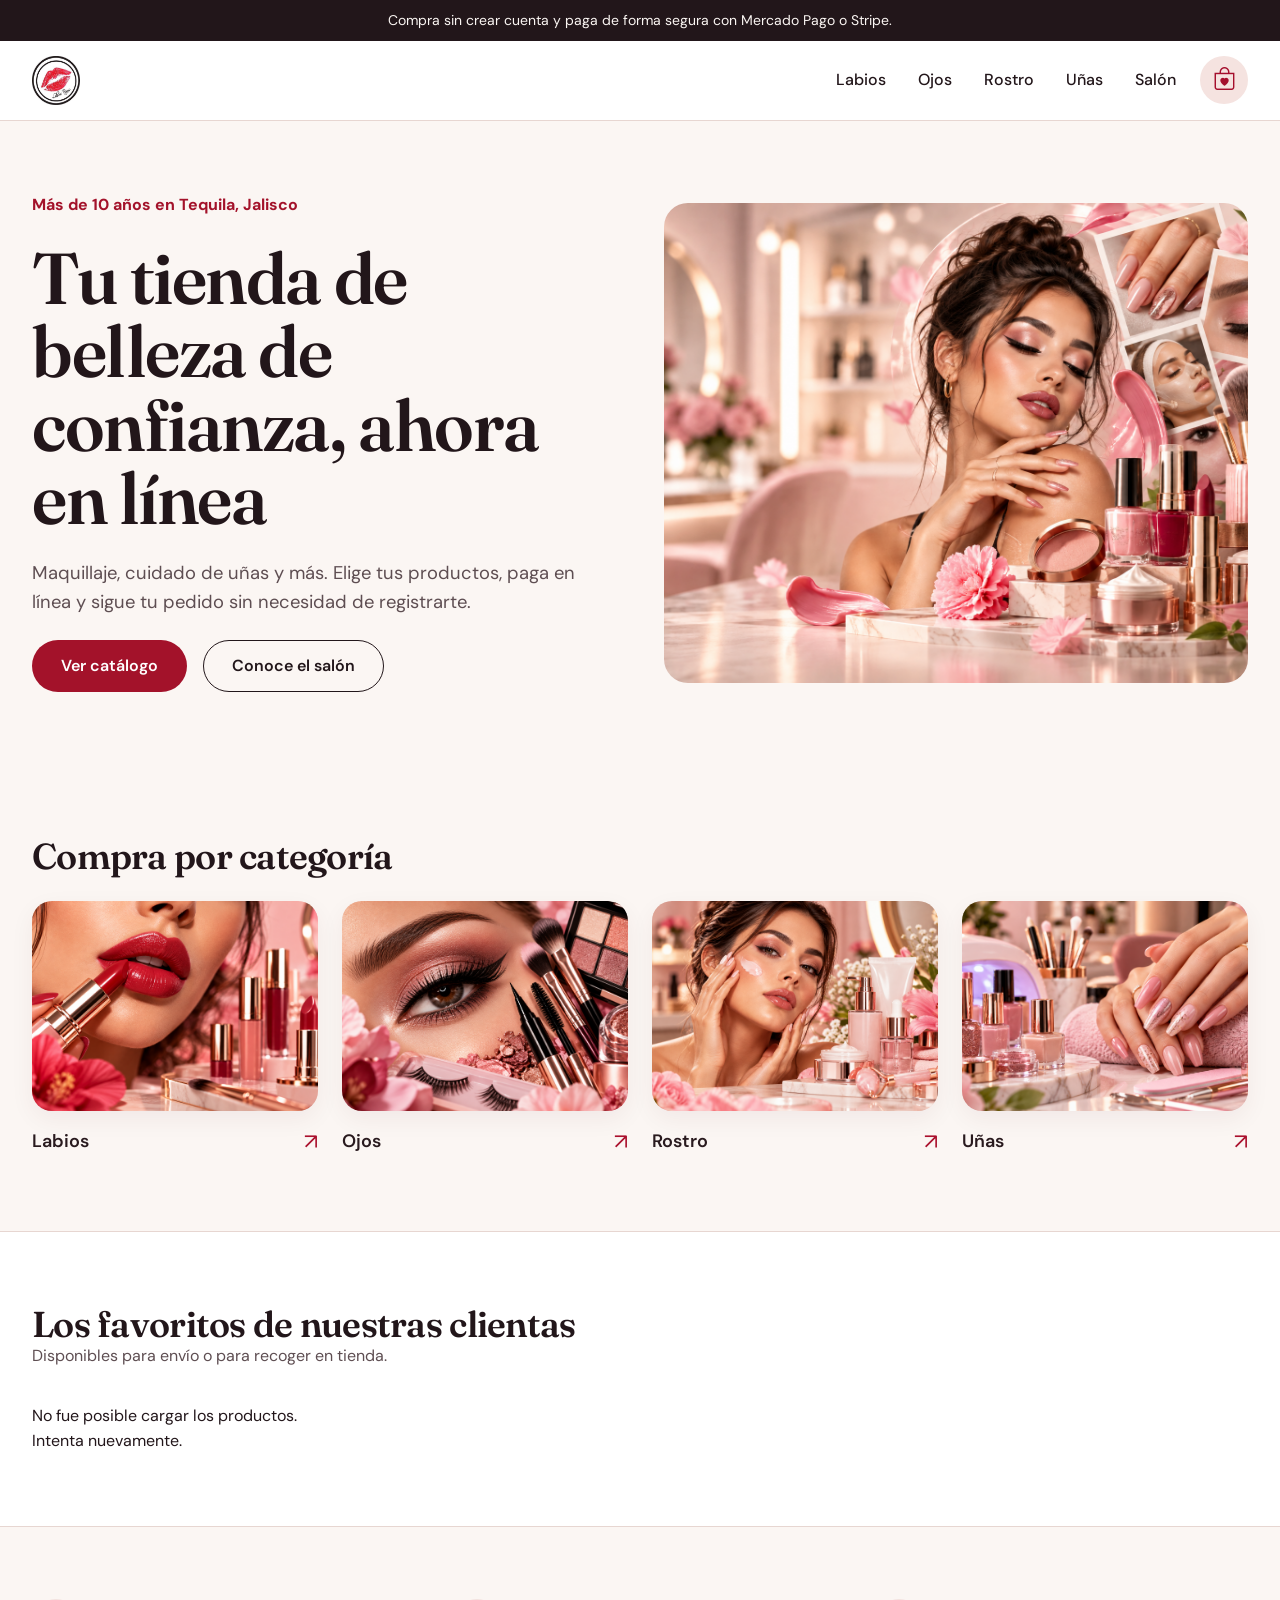
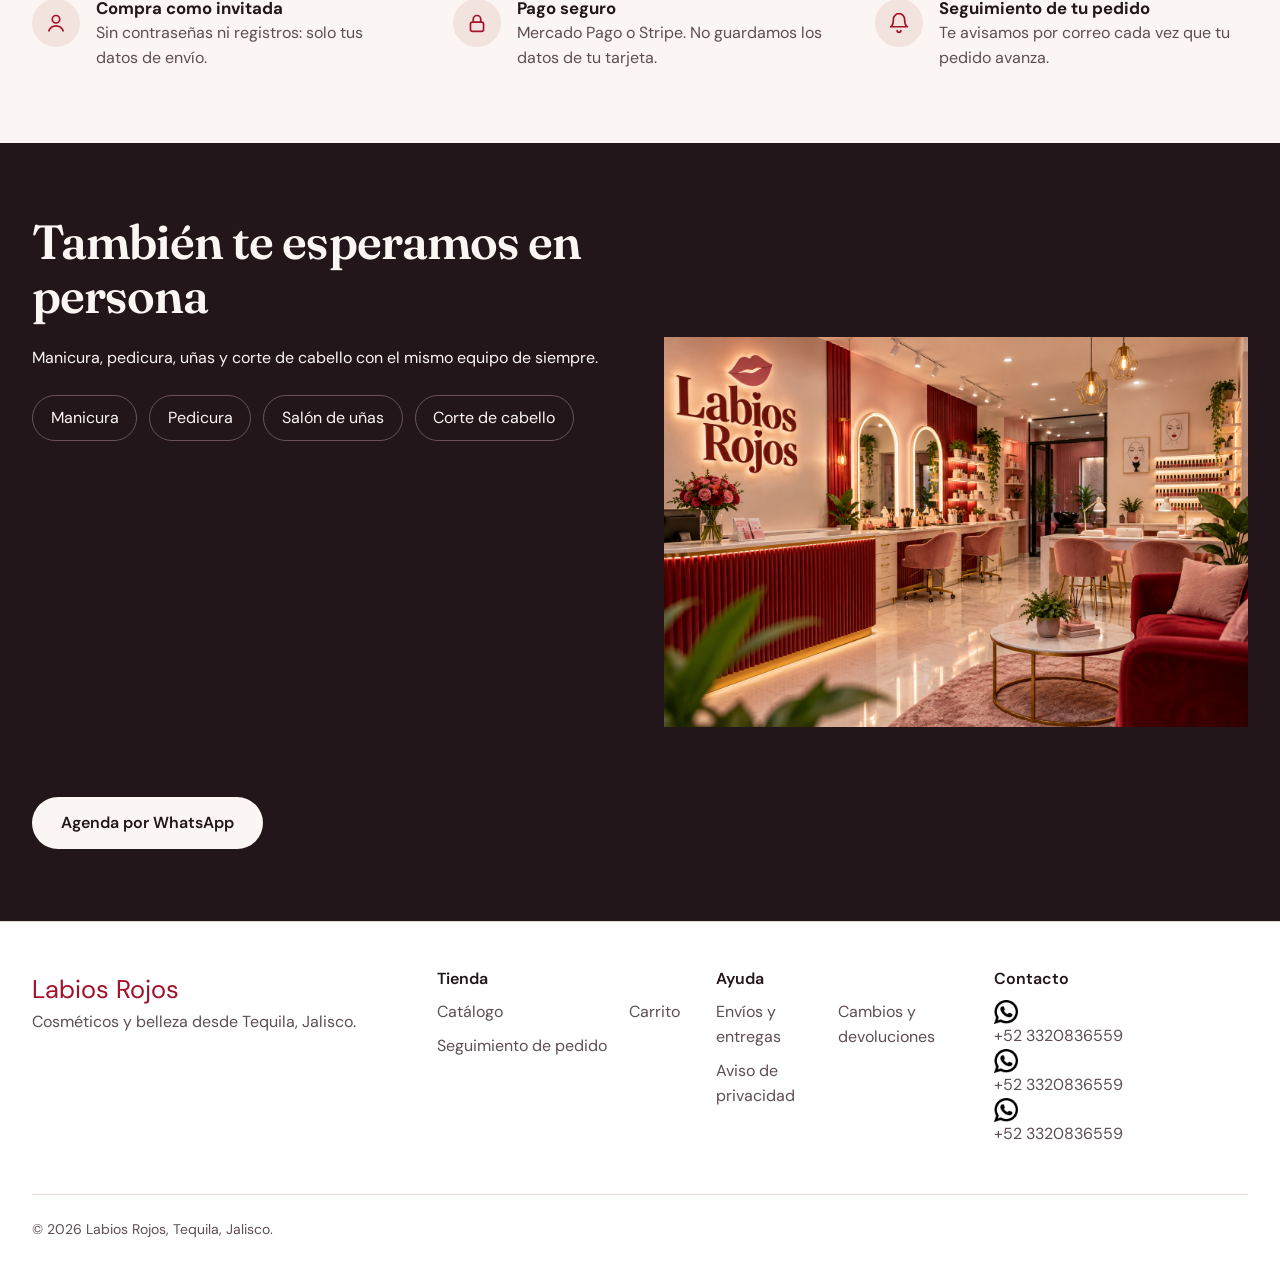
<file: index.html>
<!DOCTYPE html>
<html lang="es-MX">

<head>
    <meta charset="utf-8">
    <meta name="viewport" content="width=device-width, initial-scale=1">
    <title>Labios Rojos | Cosméticos y belleza en Tequila, Jalisco</title>
    <meta name="description" content="Tienda en línea de Labios Rojos: maquillaje, cuidado de uñas y belleza desde Tequila, Jalisco. Compra sin crear cuenta y paga en línea de forma segura.">

    <link rel="preconnect" href="https://fonts.googleapis.com">
    <link rel="preconnect" href="https://fonts.gstatic.com" crossorigin>
    <link rel="stylesheet" href="https://fonts.googleapis.com/css2?family=Fraunces:opsz,wght@9..144,600&family=DM+Sans:wght@400;500;600;700&display=swap">
    <link rel="stylesheet" href="estilos/estilos.css">

    <!---Agregar icon de logo y nuevas librerias-->
    <link rel="shortcut icon" href="imagenes/logo_lr.jpg" type="image/x-icon">
    <link rel="stylesheet" href="https://cdn.jsdelivr.net/npm/bootstrap-icons@1.13.1/font/bootstrap-icons.min.css">

    <script src="scripts/catalogo.js" defer></script>
    <script src="scripts/tienda.js" defer></script>
    <script src="scripts/inicio.js" defer></script>
    <script src="js/categoria-producto.js" defer></script>


</head>

<body>

    <p class="barra-anuncio">Compra sin crear cuenta y paga de forma segura con Mercado Pago o Stripe.</p>

    <header class="encabezado-sitio">
        <button class="boton-menu" type="button" aria-expanded="false" aria-controls="navegacion-principal" aria-label="Abrir menú">
            <svg width="24" height="24" viewBox="0 0 24 24" fill="none" stroke="currentColor" stroke-width="1.8" stroke-linecap="round" aria-hidden="true">
                <path d="M4 7h16M4 12h16M4 17h16"/>
            </svg>
            </button>

        <a class="logotipo" id="logotipo_img" href="index.html"><img src="imagenes/logo_lr.jpg" alt="logotipo imagen de Labios Rojos"></a>
        <!-- <a class="logotipo" href="index.html">Labios Rojos</a> -->

        <nav id="navegacion-principal" class="navegacion-principal" aria-label="Categorías">
            <ul>
                <li><a href="index.html?categoria=Labios#catalogo">Labios</a></li>
                <li><a href="index.html?categoria=Ojos#catalogo">Ojos</a></li>
                <li><a href="index.html?categoria=Rostro#catalogo">Rostro</a></li>
                <li><a href="index.html?categoria=Uñas#catalogo">Uñas</a></li>
                <li><a href="index.html#salon">Salón</a></li>
            </ul>
        </nav>

        <!--Se puede eliminar
            <a class="enlace-carrito" href="carrito.html" aria-label="Ver carrito" data-enlace-carrito>
            <svg width="24" height="24" viewBox="0 0 24 24" fill="none" stroke="currentColor" stroke-width="1.8" stroke-linecap="round" stroke-linejoin="round" aria-hidden="true">
            <path d="M6 7h12l1 13H5L6 7z"/>
            <path d="M9 7a3 3 0 0 1 6 0"/>
            </svg>
            <span class="contador-carrito" data-contador-carrito hidden>0</span>
            </a>-->

        <!--Nuevo estilo para agregar contador de carrito-->
        <a class="enlace-carrito" href="carrito.html" aria-label="Ver carrito" data-enlace-carrito>

            <i class="bi bi-bag-heart"></i>

            <span class="contador-carrito" data-contador-carrito hidden>0</span>
        </a>

    </header>

    <main>

        <section class="portada" aria-labelledby="titulo-portada">
            <header class="portada-texto">
                <p class="lema-portada">Más de 10 años en Tequila, Jalisco</p>
                <h1 id="titulo-portada" class="titulo-portada">Tu tienda de belleza de confianza, ahora en línea</h1>
                <p class="descripcion-portada">
                    Maquillaje, cuidado de uñas y más. Elige tus productos, paga en línea y sigue tu pedido sin necesidad de registrarte.
                </p>
                <p class="acciones">
                    <a class="boton boton-principal" href="#catalogo">Ver catálogo</a>
                    <a class="boton boton-secundario" href="#salon">Conoce el salón</a>
                </p>
            </header>

            <!----<figure class="imagen-portada">
            <img src="imagenes/producto.svg" alt="" width="64" height="96">
            <figcaption>Foto principal de campaña</figcaption>
          </figure>-->

            <figure class="imagen-portada">
                <img src="imagenes/portada-belleza.png" alt="Maquillaje, uñas y productos de belleza Labios Rojos" loading="eager">
            </figure>

        </section>

        <section class="seccion" aria-labelledby="titulo-categorias">
            <header class="encabezado-seccion">
                <h2 id="titulo-categorias">Compra por categoría</h2>
            </header>
            <ul id="lista-categorias" class="lista-categorias">
                <!-- Las categorías se crean desde scripts/inicio.js -->
            </ul>
        </section>

        <section id="catalogo" class="seccion seccion-blanca" aria-labelledby="titulo-catalogo">
            <header class="encabezado-seccion">
                <hgroup>
                    <h2 id="titulo-catalogo">Los favoritos de nuestras clientas</h2>
                    <p class="texto-suave">Disponibles para envío o para recoger en tienda.</p>
                </hgroup>
            </header>


            <div id="lista-productos" class="productos-grid">
                <p class="cargando-productos">
                    Cargando productos...
                </p>
            </div>
            <!----
            <ul id="filtros-categoria" class="filtros" aria-label="Filtrar productos por categoría">
                - Los filtros se crean desde scripts/inicio.js --
            </ul>--

            <ul id="rejilla-productos" class="rejilla-productos" aria-live="polite">
                 Las tarjetas de producto se crean desde scripts/inicio.js --
            </ul>-->

            <p id="mensaje-sin-productos" class="texto-suave" hidden>
                Por ahora no hay productos en esta categoría. Prueba con otra o mira todo el catálogo.
            </p>
        </section>

        <section class="seccion" aria-label="Ventajas de comprar en línea">
            <ul class="lista-beneficios">
                <li class="beneficio">
                    <svg viewBox="0 0 24 24" fill="none" stroke="currentColor" stroke-width="1.8" stroke-linecap="round" stroke-linejoin="round" aria-hidden="true">
            <circle cx="12" cy="8" r="4"/>
            <path d="M4 21c1.5-4 4.5-6 8-6s6.5 2 8 6"/>
          </svg>
                    <h3>Compra como invitada</h3>
                    <p class="texto-suave">Sin contraseñas ni registros: solo tus datos de envío.</p>
                </li>
                <li class="beneficio">
                    <svg viewBox="0 0 24 24" fill="none" stroke="currentColor" stroke-width="1.8" stroke-linecap="round" stroke-linejoin="round" aria-hidden="true">
            <rect x="5" y="11" width="14" height="10" rx="2"/>
            <path d="M8 11V8a4 4 0 0 1 8 0v3"/>
          </svg>
                    <h3>Pago seguro</h3>
                    <p class="texto-suave">Mercado Pago o Stripe. No guardamos los datos de tu tarjeta.</p>
                </li>
                <li class="beneficio">
                    <svg viewBox="0 0 24 24" fill="none" stroke="currentColor" stroke-width="1.8" stroke-linecap="round" stroke-linejoin="round" aria-hidden="true">
            <path d="M6 8a6 6 0 0 1 12 0c0 7 3 8 3 8H3s3-1 3-8"/>
            <path d="M10 20a2 2 0 0 0 4 0"/>
          </svg>
                    <h3>Seguimiento de tu pedido</h3>
                    <p class="texto-suave">Te avisamos por correo cada vez que tu pedido avanza.</p>
                </li>
            </ul>
        </section>


        <section id="salon" class="seccion-salon" aria-labelledby="titulo-salon">
            <header>
                <h2 id="titulo-salon">También te esperamos en persona</h2>
                <p>Manicura, pedicura, uñas y corte de cabello con el mismo equipo de siempre.</p>
                <ul class="lista-servicios" aria-label="Servicios del salón">
                    <li>Manicura</li>
                    <li>Pedicura</li>
                    <li>Salón de uñas</li>
                    <li>Corte de cabello</li>
                </ul>
                <address class="datos-salon">
                   <iframe src="https://www.google.com/maps/embed?pb=!1m18!1m12!1m3!1d3727.851029765471!2d-103.8397268!3d20.878053899999998!2m3!1f0!2f0!3f0!3m2!1i1024!2i768!4f13.1!3m3!1m2!1s0x842615084dbbc25d%3A0xf512508d7fcc1bd6!2sLabios%20Rojos!5e0!3m2!1ses-419!2smx!4v1792603966076!5m2!1ses-419!2smx" width="400" height="300" style="border:0;" allowfullscreen="" loading="lazy" referrerpolicy="strict-origin-when-cross-origin"></iframe>
                 
                </address>
                <p>
                    <a class="boton boton-claro" href="https://api.whatsapp.com/send/?phone=523320836559&text=Hola me gustaria agendar una cita.&phone_number=&app_absent=0" target="_blank" rel="noopener">Agenda por WhatsApp</a>
                </p>
            </header>

            <figure class="imagen-salon">
                <img src="imagenes/LabiosRojosInterior.png" alt="Labios Rojos Tequila">
            </figure>
        </section>

    </main>

    <footer class="pie-sitio">
        <section>
            <a class="logotipo" href="index.html">Labios Rojos</a>
            <p class="texto-suave">Cosméticos y belleza desde Tequila, Jalisco.</p>
        </section>
        <nav aria-labelledby="titulo-pie-tienda">
            <h2 id="titulo-pie-tienda">Tienda</h2>
            <ul>
                <li><a href="index.html#catalogo">Catálogo</a></li>
                <li><a href="carrito.html">Carrito</a></li>
                <li><a href="confirmacion.html">Seguimiento de pedido</a></li>
            </ul>
        </nav>
        <nav aria-labelledby="titulo-pie-ayuda">
            <h2 id="titulo-pie-ayuda">Ayuda</h2>
            <ul>
                <li><a href="#">Envíos y entregas</a></li>
                <li><a href="#">Cambios y devoluciones</a></li>
                <li><a href="#">Aviso de privacidad</a></li>
            </ul>
        </nav>
        <section id="contacto_section">
            <h2 id="contacto_header">Contacto</h2>
            <div id="contacto_whatsapp">
                <img class="icon_footer" src="iconos/whatsapp_icon.png" alt="icono de WhatsApp color negro">
                <a href="https://api.whatsapp.com/send/?phone=523320836559&text=Hola%20buen%20d%C3%ADa,%20quisiera%20pedir%20informaci%C3%B3n%20sobre%20sus%20productos%20y%20servicios%27&type=phone_number&app_absent=0">+52 3320836559</a>
            </div>
            <div id="contacto_phone">
                <img class="icon_footer" src="iconos/whatsapp_icon.png" alt="icono de email color negro">
                <a href="">+52 3320836559</a>
            </div>
            <div id="contacto_email">
                <img class="icon_footer" src="iconos/whatsapp_icon.png" alt="icono de email color negro">
                <a href="">+52 3320836559</a>
            </div>
        </section>
        <p class="derechos">© 2026 Labios Rojos, Tequila, Jalisco.</p>
    </footer>

    <p id="aviso" class="aviso" role="status" aria-live="polite"></p>

</body>

</html>
</file>
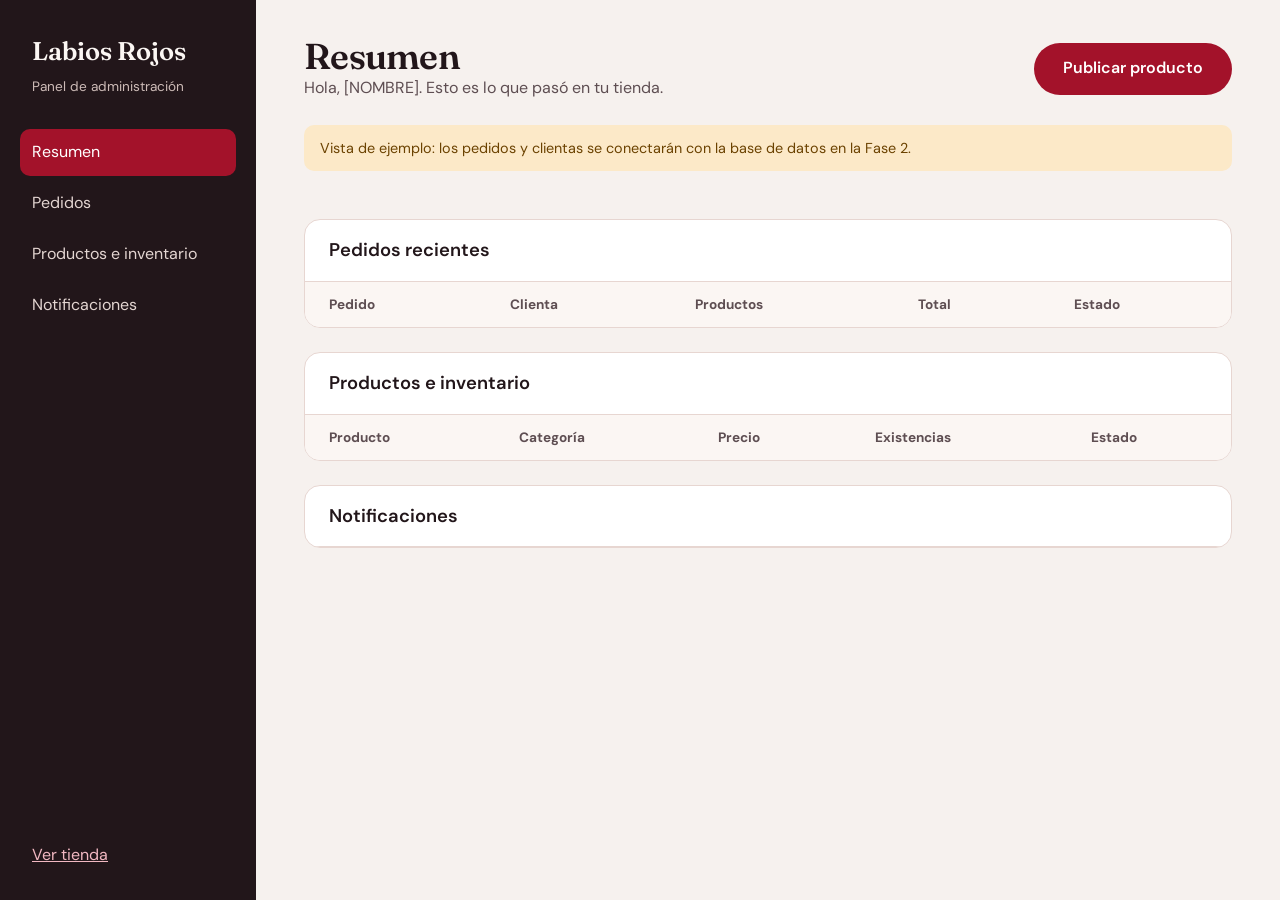
<file: administracion.html>
<!DOCTYPE html>
<html lang="es-MX">
<head>
  <meta charset="utf-8">
  <meta name="viewport" content="width=device-width, initial-scale=1">
  <title>Panel de administración | Labios Rojos</title>
  <meta name="robots" content="noindex">

  <link rel="preconnect" href="https://fonts.googleapis.com">
  <link rel="preconnect" href="https://fonts.gstatic.com" crossorigin>
  <link rel="stylesheet" href="https://fonts.googleapis.com/css2?family=Fraunces:opsz,wght@9..144,600&family=DM+Sans:wght@400;500;600;700&display=swap">
  <link rel="stylesheet" href="estilos/estilos.css">
  <link rel="stylesheet" href="estilos/administracion.css">

  <script src="scripts/catalogo.js" defer></script>
  <script src="scripts/tienda.js" defer></script>
  <script src="scripts/administracion.js" defer></script>
</head>
<body class="cuerpo-administracion">

  <aside class="barra-lateral">
    <p class="logotipo-panel">
      Labios Rojos
      <span>Panel de administración</span>
    </p>
    <nav aria-label="Secciones del panel">
      <ul>
        <li><a href="#resumen" aria-current="page">Resumen</a></li>
        <li><a href="#pedidos">Pedidos</a></li>
        <li><a href="#productos">Productos e inventario</a></li>
        <li><a href="#notificaciones">Notificaciones</a></li>
      </ul>
    </nav>
    <a class="enlace-ver-tienda" href="index.html">Ver tienda</a>
  </aside>

  <main class="contenido-panel">

    <header class="encabezado-panel">
      <hgroup>
        <h1>Resumen</h1>
        <p class="texto-suave">Hola, [NOMBRE]. Esto es lo que pasó en tu tienda.</p>
      </hgroup>
      <button id="boton-publicar-producto" class="boton boton-principal" type="button">Publicar producto</button>
    </header>

    <p class="aviso-datos-de-ejemplo">
      Vista de ejemplo: los pedidos y clientas se conectarán con la base de datos en la Fase 2.
    </p>

    <section id="resumen" aria-label="Indicadores del mes">
      <dl id="indicadores" class="indicadores">
        <!-- Los indicadores se crean desde scripts/administracion.js -->
      </dl>
    </section>

    <section id="pedidos" class="tarjeta-panel" aria-labelledby="titulo-pedidos">
      <h2 id="titulo-pedidos">Pedidos recientes</h2>
      <table class="tabla-panel">
        <thead>
          <tr>
            <th scope="col">Pedido</th>
            <th scope="col">Clienta</th>
            <th scope="col">Productos</th>
            <th scope="col">Total</th>
            <th scope="col">Estado</th>
          </tr>
        </thead>
        <tbody id="tabla-pedidos">
          <!-- Las filas se crean desde scripts/administracion.js -->
        </tbody>
      </table>
    </section>

    <section id="productos" class="tarjeta-panel" aria-labelledby="titulo-productos">
      <h2 id="titulo-productos">Productos e inventario</h2>
      <table class="tabla-panel">
        <thead>
          <tr>
            <th scope="col">Producto</th>
            <th scope="col">Categoría</th>
            <th scope="col">Precio</th>
            <th scope="col">Existencias</th>
            <th scope="col">Estado</th>
          </tr>
        </thead>
        <tbody id="tabla-productos">
          <!-- Las filas se crean desde scripts/administracion.js -->
        </tbody>
      </table>
    </section>

    <section id="notificaciones" class="tarjeta-panel" aria-labelledby="titulo-notificaciones">
      <h2 id="titulo-notificaciones">Notificaciones</h2>
      <ul id="lista-notificaciones" class="lista-notificaciones">
        <!-- Las notificaciones se crean desde scripts/administracion.js -->
      </ul>
    </section>

  </main>

  <dialog id="ventana-publicar-producto" class="ventana-panel" aria-labelledby="titulo-ventana">
    <form id="formulario-producto" class="formulario-pago" method="dialog">
      <fieldset>
        <legend id="titulo-ventana">Publicar producto nuevo</legend>
        <label class="campo campo-completo">
          Nombre del producto
          <input name="nombre" type="text" required>
        </label>
        <label class="campo">
          Categoría
          <select id="campo-categoria" name="categoria" required></select>
        </label>
        <label class="campo">
          Tono
          <input name="tono" type="text" placeholder="Por ejemplo: Rojo clásico" required>
        </label>
        <label class="campo">
          Precio en pesos
          <input name="precio" type="number" min="1" step="0.01" required>
        </label>
        <label class="campo">
          Piezas en existencia
          <input name="existencias" type="number" min="0" step="1" required>
        </label>
        <label class="campo campo-completo">
          Descripción
          <input name="descripcion" type="text">
        </label>
      </fieldset>
      <p class="acciones-ventana">
        <button id="boton-cancelar" class="boton boton-secundario" type="button">Cancelar</button>
        <button class="boton boton-principal" type="submit">Publicar</button>
      </p>
    </form>
  </dialog>

  <p id="aviso" class="aviso" role="status" aria-live="polite"></p>

</body>
</html>
</file>
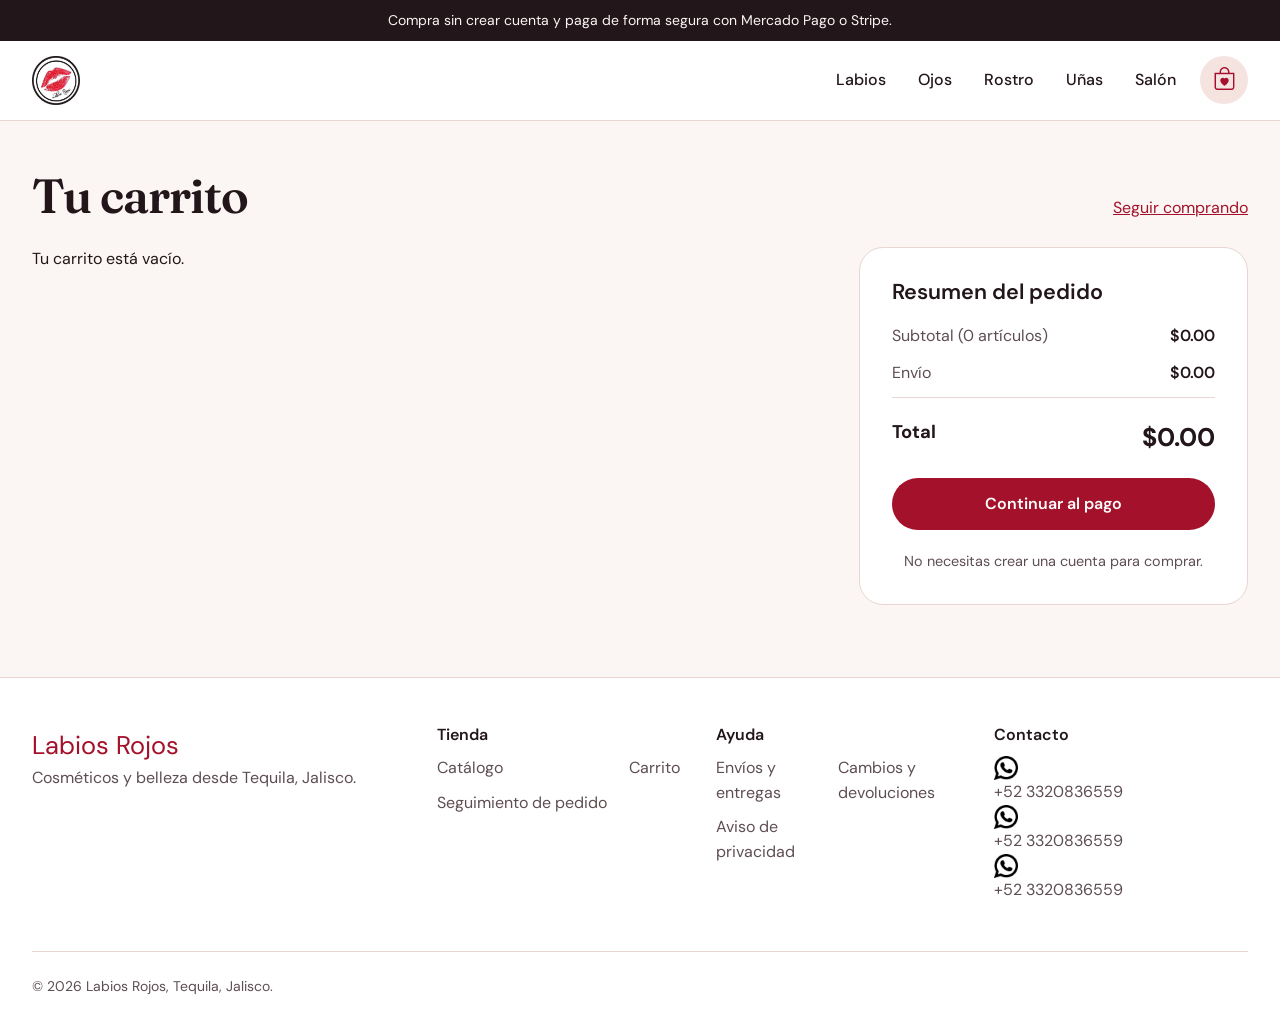
<file: carrito.html>
<!DOCTYPE html>
<html lang="es-MX">

<head>
    <meta charset="utf-8">
    <meta name="viewport" content="width=device-width, initial-scale=1">
    <title>Tu carrito | Labios Rojos</title>
    <meta name="description" content="Revisa los productos de tu carrito antes de pagar.">

    <link rel="preconnect" href="https://fonts.googleapis.com">
    <link rel="preconnect" href="https://fonts.gstatic.com" crossorigin>
    <link rel="stylesheet" href="https://fonts.googleapis.com/css2?family=Fraunces:opsz,wght@9..144,600&family=DM+Sans:wght@400;500;600;700&display=swap">
    <link rel="stylesheet" href="estilos/estilos.css">

    <!---Agregar icon de logo y nuevas librerias-->
    <link rel="shortcut icon" href="imagenes/logo_lr.jpg" type="image/x-icon">
    <link rel="stylesheet" href="https://cdn.jsdelivr.net/npm/bootstrap-icons@1.13.1/font/bootstrap-icons.min.css">

    <script src="scripts/catalogo.js" defer></script>
    <script src="scripts/tienda.js" defer></script>
    <script src="scripts/carrito.js" defer></script>
</head>

<body>

    <p class="barra-anuncio">Compra sin crear cuenta y paga de forma segura con Mercado Pago o Stripe.</p>

    <header class="encabezado-sitio">

        <a class="logotipo" id="logotipo_img" href="index.html"><img src="imagenes/logo_lr.jpg" alt="logotipo imagen de Labios Rojos"></a>
        <!-- <a class="logotipo" href="index.html">Labios Rojos</a> -->

        <nav id="navegacion-principal" class="navegacion-principal" aria-label="Categorías">
            <ul>
                <li><a href="index.html?categoria=Labios#catalogo">Labios</a></li>
                <li><a href="index.html?categoria=Ojos#catalogo">Ojos</a></li>
                <li><a href="index.html?categoria=Rostro#catalogo">Rostro</a></li>
                <li><a href="index.html?categoria=Uñas#catalogo">Uñas</a></li>
                <li><a href="index.html#salon">Salón</a></li>
            </ul>
        </nav>

        <!--Se puede eliminar
            <a class="enlace-carrito" href="carrito.html" aria-label="Ver carrito" data-enlace-carrito>
            <svg width="24" height="24" viewBox="0 0 24 24" fill="none" stroke="currentColor" stroke-width="1.8" stroke-linecap="round" stroke-linejoin="round" aria-hidden="true">
            <path d="M6 7h12l1 13H5L6 7z"/>
            <path d="M9 7a3 3 0 0 1 6 0"/>
            </svg>
            <span class="contador-carrito" data-contador-carrito hidden>0</span>
            </a>-->

        <!--Nuevo estilo para agregar contador de carrito-->
        <a class="enlace-carrito" href="carrito.html" aria-label="Ver carrito" data-enlace-carrito>

            <i class="bi bi-bag-heart"></i>

            <span class="contador-carrito" data-contador-carrito hidden>0</span>
        </a>

    </header>

    <main class="pagina-carrito">

        <header>
            <h1 class="titulo-pagina">Tu carrito</h1>
            <a href="index.html#catalogo">Seguir comprando</a>
        </header>

        <section id="carrito-vacio" class="mensaje-vacio" hidden>
            <h2 class="titulo-seccion">Tu carrito está vacío</h2>
            <p class="texto-suave">Agrega productos desde el catálogo para comenzar tu pedido.</p>
            <a class="boton boton-principal" href="index.html#catalogo">Ver catálogo</a>
        </section>

        <!--Ver listado de productos carrito-->
        <section id="contenido-carrito" class="contenido-carrito" aria-label="Productos en tu carrito">

            <!--<ul id="productos-carrito" class="lista-carrito">
               
                 Productos generados con JavaScript --
            </ul>-->

            <div id="productos-carrito" class="lista-carrito"></div>

            <aside class="resumen-pedido" aria-labelledby="titulo-resumen">

                <h2 id="titulo-resumen">Resumen del pedido</h2>

                <dl class="desglose">

                    <dt>Subtotal (<span id="cantidad-articulos">0</span> artículos)</dt>

                    <dd id="subtotal-carrito">$0.00</dd>

                    <dt>Envío</dt>
                    <dd id="envio-carrito">$0.00</dd>

                    <dt class="total">Total</dt>
                    <dd id="total-carrito" class="total">$0.00</dd>

                </dl>

                <a class="boton boton-principal boton-ancho" href="pago.html" id="btn-pagar">
                    Continuar al pago
                </a>

                <p class="nota-resumen">
                    No necesitas crear una cuenta para comprar.
                </p>

            </aside>

        </section>
    </main>


    <footer class="pie-sitio">
        <section>
            <a class="logotipo" href="index.html">Labios Rojos</a>
            <p class="texto-suave">Cosméticos y belleza desde Tequila, Jalisco.</p>
        </section>
        <nav aria-labelledby="titulo-pie-tienda">
            <h2 id="titulo-pie-tienda">Tienda</h2>
            <ul>
                <li><a href="index.html#catalogo">Catálogo</a></li>
                <li><a href="carrito.html">Carrito</a></li>
                <li><a href="confirmacion.html">Seguimiento de pedido</a></li>
            </ul>
        </nav>
        <nav aria-labelledby="titulo-pie-ayuda">
            <h2 id="titulo-pie-ayuda">Ayuda</h2>
            <ul>
                <li><a href="#">Envíos y entregas</a></li>
                <li><a href="#">Cambios y devoluciones</a></li>
                <li><a href="#">Aviso de privacidad</a></li>
            </ul>
        </nav>
        <section id="contacto_section">
            <h2 id="contacto_header">Contacto</h2>
            <div id="contacto_whatsapp">
                <img class="icon_footer" src="iconos/whatsapp_icon.png" alt="icono de WhatsApp color negro">
                <a href="https://api.whatsapp.com/send/?phone=523320836559&text=Hola%20buen%20d%C3%ADa,%20quisiera%20pedir%20informaci%C3%B3n%20sobre%20sus%20productos%20y%20servicios%27&type=phone_number&app_absent=0">+52
                    3320836559</a>
            </div>
            <div id="contacto_phone">
                <img class="icon_footer" src="iconos/whatsapp_icon.png" alt="icono de email color negro">
                <a href="">+52 3320836559</a>
            </div>
            <div id="contacto_email">
                <img class="icon_footer" src="iconos/whatsapp_icon.png" alt="icono de email color negro">
                <a href="">+52 3320836559</a>
            </div>
        </section>
        <p class="derechos">© 2026 Labios Rojos, Tequila, Jalisco.</p>
    </footer>

    <p id="aviso" class="aviso" role="status" aria-live="polite"></p>

</body>

</html>
</file>
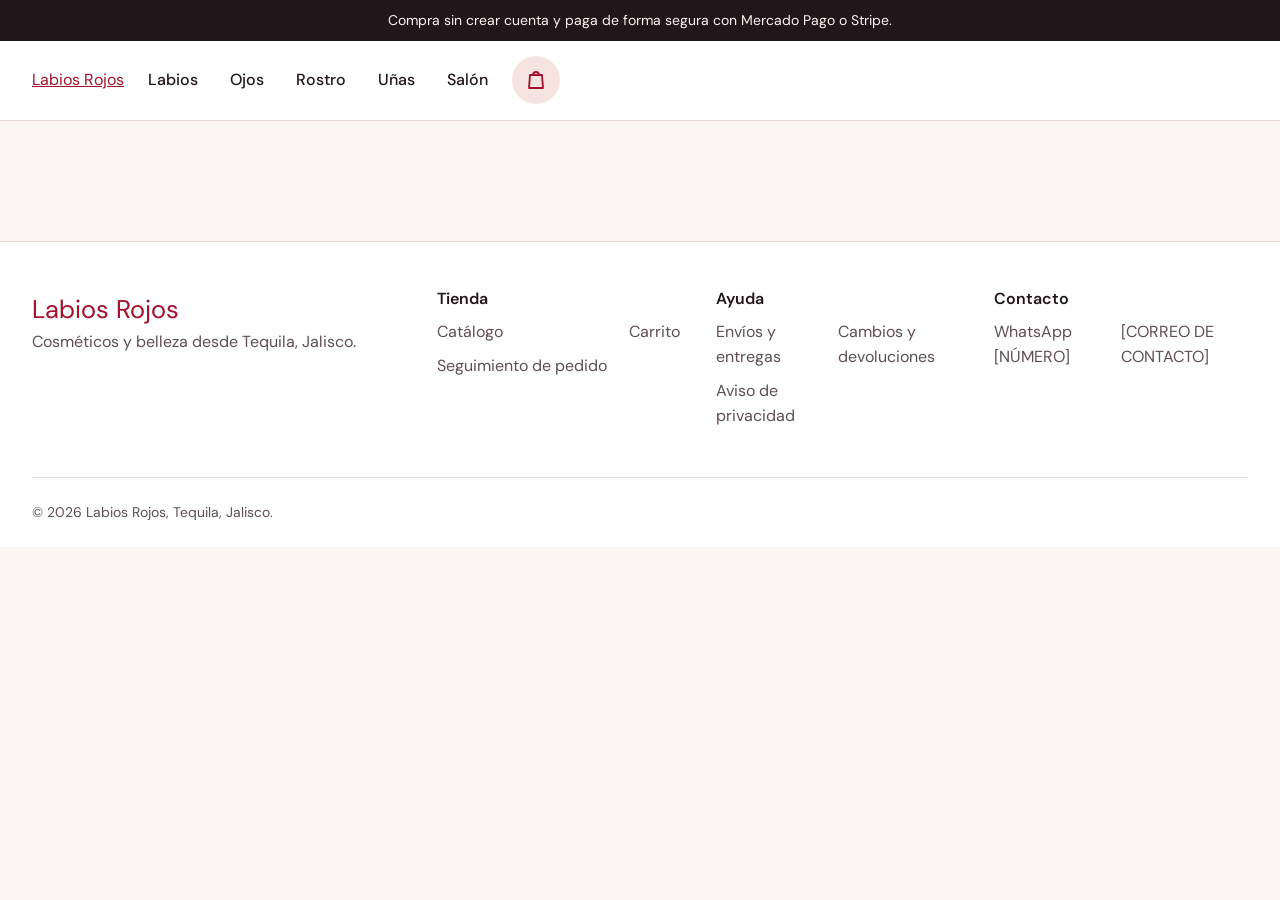
<file: confirmacion.html>
<!DOCTYPE html>
<html lang="es-MX">
<head>
  <meta charset="utf-8">
  <meta name="viewport" content="width=device-width, initial-scale=1">
  <title>Pedido confirmado | Labios Rojos</title>
  <meta name="description" content="Confirmación y seguimiento de tu pedido en Labios Rojos.">

  <link rel="preconnect" href="https://fonts.googleapis.com">
  <link rel="preconnect" href="https://fonts.gstatic.com" crossorigin>
  <link rel="stylesheet" href="https://fonts.googleapis.com/css2?family=Fraunces:opsz,wght@9..144,600&family=DM+Sans:wght@400;500;600;700&display=swap">
  <link rel="stylesheet" href="estilos/estilos.css">

  <script src="scripts/catalogo.js" defer></script>
  <script src="scripts/tienda.js" defer></script>
  <script src="scripts/confirmacion.js" defer></script>
</head>
<body>

  <p class="barra-anuncio">Compra sin crear cuenta y paga de forma segura con Mercado Pago o Stripe.</p>

  <header class="encabezado-sitio">
    <button class="boton-menu" type="button" aria-expanded="false" aria-controls="navegacion-principal" aria-label="Abrir menú">
      <svg width="24" height="24" viewBox="0 0 24 24" fill="none" stroke="currentColor" stroke-width="1.8" stroke-linecap="round" aria-hidden="true">
        <path d="M4 7h16M4 12h16M4 17h16"/>
      </svg>
    </button>

    <a class="logotipo" href="index.html">Labios Rojos</a>

    <nav id="navegacion-principal" class="navegacion-principal" aria-label="Categorías">
      <ul>
        <li><a href="index.html?categoria=Labios#catalogo">Labios</a></li>
        <li><a href="index.html?categoria=Ojos#catalogo">Ojos</a></li>
        <li><a href="index.html?categoria=Rostro#catalogo">Rostro</a></li>
        <li><a href="index.html?categoria=Uñas#catalogo">Uñas</a></li>
        <li><a href="index.html#salon">Salón</a></li>
      </ul>
    </nav>

    <a class="enlace-carrito" href="carrito.html" aria-label="Ver carrito" data-enlace-carrito>
      <svg width="24" height="24" viewBox="0 0 24 24" fill="none" stroke="currentColor" stroke-width="1.8" stroke-linecap="round" stroke-linejoin="round" aria-hidden="true">
        <path d="M6 7h12l1 13H5L6 7z"/>
        <path d="M9 7a3 3 0 0 1 6 0"/>
      </svg>
      <span class="contador-carrito" data-contador-carrito hidden>0</span>
    </a>
  </header>

  <main class="pagina-confirmacion">

    <article id="pedido-confirmado" class="tarjeta-confirmacion" hidden>
      <header>
        <span class="icono-confirmacion" aria-hidden="true">
          <svg width="34" height="34" viewBox="0 0 24 24" fill="none" stroke="currentColor" stroke-width="2.2" stroke-linecap="round" stroke-linejoin="round"><path d="M5 12l5 5L20 7"/></svg>
        </span>
        <h1 class="titulo-pagina">¡Gracias! Recibimos tu pedido</h1>
        <p class="texto-suave">
          Pedido <strong id="numero-pedido"></strong>.
          Enviamos la confirmación a <strong id="correo-pedido"></strong>
          y te avisaremos cada vez que tu pedido avance.
        </p>
      </header>

      <section aria-labelledby="titulo-seguimiento">
        <h2 id="titulo-seguimiento" class="titulo-seccion">Seguimiento</h2>
        <ol class="seguimiento">
          <li class="paso-seguimiento paso-completado">
            <strong>Pedido recibido</strong>
            <span class="texto-suave">Pago confirmado</span>
          </li>
          <li class="paso-seguimiento">
            <strong>Preparando tu pedido</strong>
            <span class="texto-suave">Te avisaremos por correo</span>
          </li>
          <li class="paso-seguimiento paso-pendiente">
            <strong id="paso-envio">Enviado</strong>
            <span id="detalle-paso-envio">Recibirás el número de guía</span>
          </li>
          <li class="paso-seguimiento paso-pendiente">
            <strong id="paso-entrega">Entregado</strong>
            <span></span>
          </li>
        </ol>
      </section>

      <section class="resumen-pedido" aria-labelledby="titulo-resumen-confirmacion">
        <h2 id="titulo-resumen-confirmacion">Resumen</h2>
        <ul id="lista-confirmacion" class="lista-resumen">
          <!-- Los artículos se crean desde scripts/confirmacion.js -->
        </ul>
        <dl class="desglose">
          <dt>Método de pago</dt>
          <dd id="metodo-pago-pedido"></dd>
          <dt class="total">Total pagado</dt>
          <dd id="total-pedido" class="total"></dd>
        </dl>
      </section>

      <a class="boton boton-principal" href="index.html">Volver a la tienda</a>
    </article>

    <section id="sin-pedido" class="mensaje-vacio" hidden>
      <h1 class="titulo-pagina">Aún no tienes pedidos</h1>
      <p class="texto-suave">Cuando completes una compra, aquí verás su número y el seguimiento.</p>
      <a class="boton boton-principal" href="index.html#catalogo">Ver catálogo</a>
    </section>

  </main>

  <footer class="pie-sitio">
    <section>
      <a class="logotipo" href="index.html">Labios Rojos</a>
      <p class="texto-suave">Cosméticos y belleza desde Tequila, Jalisco.</p>
    </section>
    <nav aria-labelledby="titulo-pie-tienda">
      <h2 id="titulo-pie-tienda">Tienda</h2>
      <ul>
        <li><a href="index.html#catalogo">Catálogo</a></li>
        <li><a href="carrito.html">Carrito</a></li>
        <li><a href="confirmacion.html">Seguimiento de pedido</a></li>
      </ul>
    </nav>
    <nav aria-labelledby="titulo-pie-ayuda">
      <h2 id="titulo-pie-ayuda">Ayuda</h2>
      <ul>
        <li><a href="#">Envíos y entregas</a></li>
        <li><a href="#">Cambios y devoluciones</a></li>
        <li><a href="#">Aviso de privacidad</a></li>
      </ul>
    </nav>
    <section>
      <h2>Contacto</h2>
      <ul class="texto-suave">
        <li>WhatsApp [NÚMERO]</li>
        <li>[CORREO DE CONTACTO]</li>
      </ul>
    </section>
    <p class="derechos">© 2026 Labios Rojos, Tequila, Jalisco.</p>
  </footer>

  <p id="aviso" class="aviso" role="status" aria-live="polite"></p>

</body>
</html>
</file>
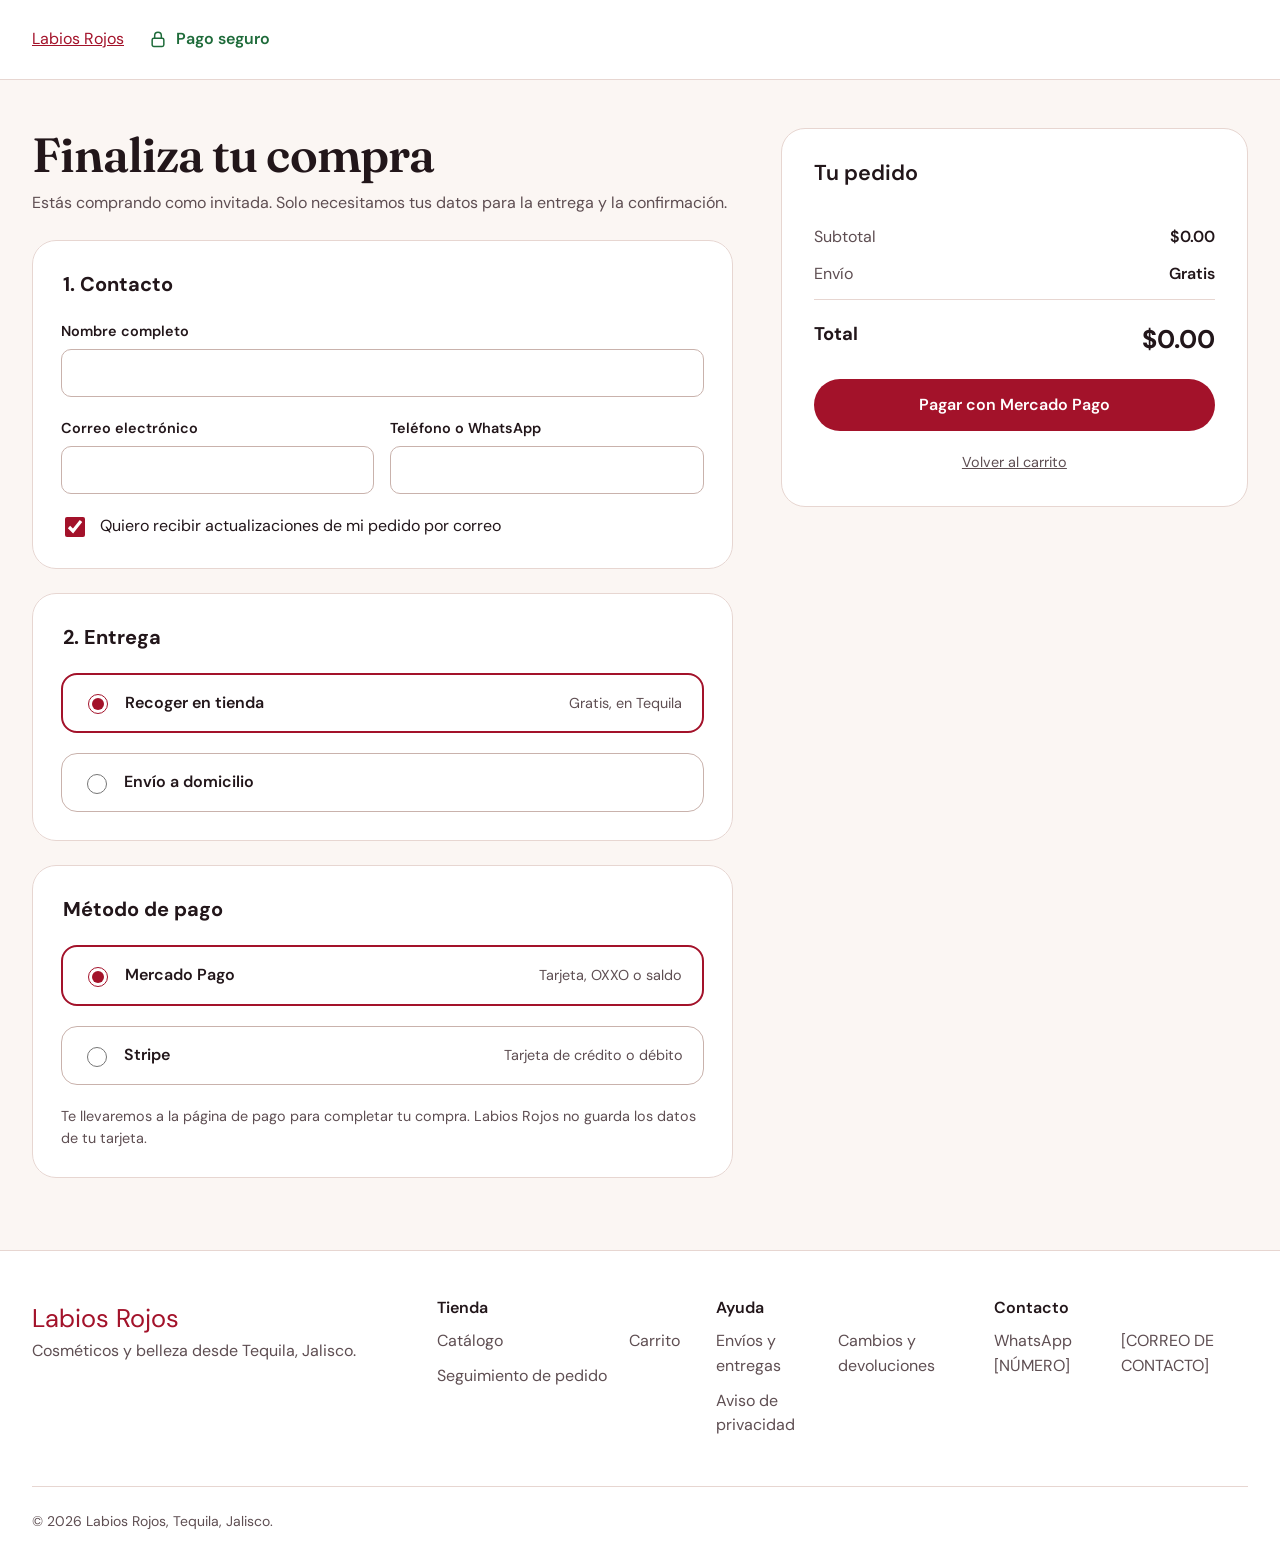
<file: pago.html>
<!DOCTYPE html>
<html lang="es-MX">
<head>
  <meta charset="utf-8">
  <meta name="viewport" content="width=device-width, initial-scale=1">
  <title>Finaliza tu compra | Labios Rojos</title>
  <meta name="description" content="Completa tu compra como invitada con pago seguro.">

  <link rel="preconnect" href="https://fonts.googleapis.com">
  <link rel="preconnect" href="https://fonts.gstatic.com" crossorigin>
  <link rel="stylesheet" href="https://fonts.googleapis.com/css2?family=Fraunces:opsz,wght@9..144,600&family=DM+Sans:wght@400;500;600;700&display=swap">
  <link rel="stylesheet" href="estilos/estilos.css">

  <script src="scripts/catalogo.js" defer></script>
  <script src="scripts/tienda.js" defer></script>
  <script src="scripts/pago.js" defer></script>
</head>
<body>

  <header class="encabezado-sitio encabezado-pago">
    <a class="logotipo" href="index.html">Labios Rojos</a>
    <p class="indicador-pago-seguro">
      <svg width="20" height="20" viewBox="0 0 24 24" fill="none" stroke="currentColor" stroke-width="1.8" stroke-linecap="round" stroke-linejoin="round" aria-hidden="true">
        <rect x="5" y="11" width="14" height="10" rx="2"/>
        <path d="M8 11V8a4 4 0 0 1 8 0v3"/>
      </svg>
      Pago seguro
    </p>
  </header>

  <main class="pagina-pago">

    <form id="formulario-pago" class="formulario-pago" novalidate>
      <header>
        <h1 class="titulo-pagina">Finaliza tu compra</h1>
        <p class="texto-suave">Estás comprando como invitada. Solo necesitamos tus datos para la entrega y la confirmación.</p>
      </header>

      <fieldset>
        <legend>1. Contacto</legend>
        <label class="campo campo-completo">
          Nombre completo
          <input name="nombre" type="text" autocomplete="name" required>
        </label>
        <label class="campo">
          Correo electrónico
          <input name="correo" type="email" autocomplete="email" required>
        </label>
        <label class="campo">
          Teléfono o WhatsApp
          <input name="telefono" type="tel" autocomplete="tel" inputmode="tel" required>
        </label>
        <label class="casilla">
          <input name="recibir-actualizaciones" type="checkbox" checked>
          Quiero recibir actualizaciones de mi pedido por correo
        </label>
      </fieldset>

      <fieldset>
        <legend>2. Entrega</legend>
        <label class="opcion">
          <input name="entrega" type="radio" value="recoger-en-tienda" checked>
          Recoger en tienda
          <span class="detalle-opcion">Gratis, en Tequila</span>
        </label>
        <label class="opcion">
          <input name="entrega" type="radio" value="envio-a-domicilio">
          Envío a domicilio
          <span id="precio-envio-opcion" class="detalle-opcion"></span>
        </label>
      </fieldset>

      <fieldset id="datos-de-envio" hidden disabled>
        <legend>3. Dirección de envío</legend>
        <label class="campo campo-completo">
          Calle y número
          <input name="calle" type="text" autocomplete="street-address" required>
        </label>
        <label class="campo">
          Colonia
          <input name="colonia" type="text" required>
        </label>
        <label class="campo">
          Código postal
          <input name="codigo-postal" type="text" autocomplete="postal-code" inputmode="numeric" pattern="[0-9]{5}" required>
        </label>
        <label class="campo">
          Ciudad
          <input name="ciudad" type="text" autocomplete="address-level2" value="Tequila" required>
        </label>
        <label class="campo">
          Estado
          <select name="estado" autocomplete="address-level1" required>
            <option>Jalisco</option>
            <option>Aguascalientes</option>
            <option>Colima</option>
            <option>Guanajuato</option>
            <option>Michoacán</option>
            <option>Nayarit</option>
            <option>Zacatecas</option>
          </select>
        </label>
      </fieldset>

      <fieldset>
        <legend>Método de pago</legend>
        <label class="opcion">
          <input name="metodo-de-pago" type="radio" value="Mercado Pago" checked>
          Mercado Pago
          <span class="detalle-opcion">Tarjeta, OXXO o saldo</span>
        </label>
        <label class="opcion">
          <input name="metodo-de-pago" type="radio" value="Stripe">
          Stripe
          <span class="detalle-opcion">Tarjeta de crédito o débito</span>
        </label>
        <p class="nota-campo">
          Te llevaremos a la página de pago para completar tu compra.
          Labios Rojos no guarda los datos de tu tarjeta.
        </p>
      </fieldset>
    </form>

    <aside class="resumen-pedido" aria-labelledby="titulo-resumen-pago">
      <h2 id="titulo-resumen-pago">Tu pedido</h2>
      <ul id="lista-resumen" class="lista-resumen">
        <!-- Los artículos se crean desde scripts/pago.js -->
      </ul>
      <dl class="desglose">
        <dt>Subtotal</dt>
        <dd id="subtotal-pago">$0.00</dd>
        <dt>Envío</dt>
        <dd id="envio-pago">Gratis</dd>
        <dt class="total">Total</dt>
        <dd id="total-pago" class="total">$0.00</dd>
      </dl>
      <button id="boton-pagar" class="boton boton-principal boton-ancho" type="submit" form="formulario-pago">Pagar con Mercado Pago</button>
      <a class="nota-resumen" href="carrito.html">Volver al carrito</a>
    </aside>

  </main>

  <footer class="pie-sitio">
    <section>
      <a class="logotipo" href="index.html">Labios Rojos</a>
      <p class="texto-suave">Cosméticos y belleza desde Tequila, Jalisco.</p>
    </section>
    <nav aria-labelledby="titulo-pie-tienda">
      <h2 id="titulo-pie-tienda">Tienda</h2>
      <ul>
        <li><a href="index.html#catalogo">Catálogo</a></li>
        <li><a href="carrito.html">Carrito</a></li>
        <li><a href="confirmacion.html">Seguimiento de pedido</a></li>
      </ul>
    </nav>
    <nav aria-labelledby="titulo-pie-ayuda">
      <h2 id="titulo-pie-ayuda">Ayuda</h2>
      <ul>
        <li><a href="#">Envíos y entregas</a></li>
        <li><a href="#">Cambios y devoluciones</a></li>
        <li><a href="#">Aviso de privacidad</a></li>
      </ul>
    </nav>
    <section>
      <h2>Contacto</h2>
      <ul class="texto-suave">
        <li>WhatsApp [NÚMERO]</li>
        <li>[CORREO DE CONTACTO]</li>
      </ul>
    </section>
    <p class="derechos">© 2026 Labios Rojos, Tequila, Jalisco.</p>
  </footer>

  <p id="aviso" class="aviso" role="status" aria-live="polite"></p>

</body>
</html>
</file>
<file: estilos/estilos.css>
/*
 * Hoja de estilos de la tienda Labios Rojos.
 *
 * Índice
 *  1. Variables de diseño
 *  2. Base
 *  3. Botones y enlaces
 *  4. Barra de anuncio y encabezado
 *  5. Secciones generales
 *  6. Página de inicio
 *  7. Tarjetas de producto
 *  8. Detalle de producto
 *  9. Carrito
 * 10. Formulario de pago
 * 11. Confirmación del pedido
 * 12. Pie de página
 * 13. Aviso emergente
 * 14. Adaptación a tabletas y celulares
 */


/* ===== 1. Variables de diseño ===== */

:root {
    --color-principal: #A3122A;
    --color-principal-oscuro: #7A0D1F;
    --color-tinta: #22161A;
    --color-texto-suave: #5E4E52;
    --color-fondo: #FBF6F3;
    --color-superficie: #FFFFFF;
    --color-rubor: #F3E3DF;
    --color-borde: #E7D6D1;
    --color-borde-campo: #C9B2AC;
    --color-rosa-claro: #F2B8C2;
    --color-exito: #1E6B3A;
    --fuente-titulos: 'Fraunces', Georgia, 'Times New Roman', serif;
    --fuente-texto: 'DM Sans', system-ui, -apple-system, 'Segoe UI', sans-serif;
    --espacio-pequeno: 0.75rem;
    --espacio-mediano: 1.5rem;
    --espacio-grande: 3rem;
    --espacio-muy-grande: 4.5rem;
    --margen-lateral: max(1.25rem, calc((100% - 76rem) / 2));
    --redondeo-pequeno: 0.625rem;
    --redondeo-mediano: 1rem;
    --redondeo-grande: 1.5rem;
    --redondeo-completo: 999px;
}


/* ===== 2. Base ===== */

*,
*::before,
*::after {
    box-sizing: border-box;
}

body {
    margin: 0;
    font-family: var(--fuente-texto);
    font-size: 1rem;
    line-height: 1.55;
    color: var(--color-tinta);
    background: var(--color-fondo);
}

h1,
h2,
h3 {
    margin: 0;
    line-height: 1.12;
}

h1,
h2 {
    font-family: var(--fuente-titulos);
    font-weight: 600;
    letter-spacing: -0.02em;
}

p,
ul,
ol,
dl,
dd,
figure {
    margin: 0;
}

ul {
    padding: 0;
    list-style: none;
}

img {
    display: block;
    max-width: 100%;
}


/* Asegura que el atributo hidden oculte el elemento aunque tenga otro display. */

[hidden] {
    display: none !important;
}

:focus-visible {
    outline: 3px solid var(--color-principal);
    outline-offset: 3px;
}

.texto-suave {
    color: var(--color-texto-suave);
}

.solo-lectores-de-pantalla {
    position: absolute;
    width: 1px;
    height: 1px;
    overflow: hidden;
    clip: rect(0 0 0 0);
    white-space: nowrap;
}

@media (prefers-reduced-motion: reduce) {
    * {
        transition: none !important;
        animation: none !important;
    }
}


/* ===== 3. Botones, iconos y enlaces ===== */

a {
    color: var(--color-principal);
}

a:hover {
    color: var(--color-principal-oscuro);
}

.boton {
    display: inline-flex;
    align-items: center;
    justify-content: center;
    min-height: 3.25rem;
    padding: 0 1.75rem;
    border: 1.5px solid transparent;
    border-radius: var(--redondeo-completo);
    font: inherit;
    font-weight: 600;
    text-decoration: none;
    cursor: pointer;
    transition: background-color 0.2s ease;
}

.boton-principal {
    background: var(--color-principal);
    color: var(--color-superficie);
}

.boton-principal:hover {
    background: var(--color-principal-oscuro);
    color: var(--color-superficie);
}

.boton-secundario {
    background: transparent;
    border-color: var(--color-tinta);
    color: var(--color-tinta);
}

.boton-secundario:hover {
    background: var(--color-rubor);
    color: var(--color-tinta);
}

.boton-claro {
    background: var(--color-fondo);
    color: var(--color-tinta);
}

.boton-claro:hover {
    background: var(--color-rubor);
    color: var(--color-tinta);
}

.boton-pequeno {
    min-height: 2.75rem;
    padding: 0 1.25rem;
    font-size: 0.9rem;
}

.boton-ancho {
    width: 100%;
}

.boton-de-texto {
    padding: 0.5rem 0;
    border: 0;
    background: none;
    font: inherit;
    font-size: 0.9rem;
    font-weight: 600;
    color: var(--color-principal);
    text-decoration: underline;
    cursor: pointer;
}

.control-cantidad {
    display: inline-flex;
    align-items: center;
    border: 1px solid var(--color-borde-campo);
    border-radius: var(--redondeo-completo);
    background: var(--color-superficie);
}

.control-cantidad button {
    width: 3rem;
    height: 3rem;
    border: 0;
    background: none;
    font-size: 1.3rem;
    color: var(--color-tinta);
    cursor: pointer;
}

.control-cantidad output,
.control-cantidad input {
    width: 2.5rem;
    border: 0;
    background: none;
    font: inherit;
    font-weight: 600;
    text-align: center;
}

.icon_footer {
    max-width: 1.5rem;
    height: auto;
}


/* ===== 4. Barra de anuncio y encabezado ===== */

.barra-anuncio {
    padding: 0.6rem var(--margen-lateral);
    background: var(--color-tinta);
    color: var(--color-fondo);
    font-size: 0.875rem;
    text-align: center;
}

.encabezado-sitio {
    position: sticky;
    top: 0;
    z-index: 10;
    display: flex;
    align-items: center;
    gap: var(--espacio-mediano);
    min-height: 5rem;
    padding: 0 var(--margen-lateral);
    background: var(--color-superficie);
    border-bottom: 1px solid var(--color-borde);
}


/* .logotipo {
    margin-right: auto;
    font-family: var(--fuente-titulos);
    font-size: 1.75rem;
    font-weight: 600;
    letter-spacing: -0.02em;
    color: var(--color-principal);
    text-decoration: none;
} */

#logotipo_img {
    margin-right: auto;
    width: 3rem;
    height: auto;
}

.navegacion-principal ul {
    display: flex;
    gap: 2rem;
}

.navegacion-principal a {
    font-weight: 500;
    color: var(--color-tinta);
    text-decoration: none;
}

.navegacion-principal a:hover,
.navegacion-principal a[aria-current='page'] {
    color: var(--color-principal);
}

.boton-menu {
    display: none;
    width: 2.75rem;
    height: 2.75rem;
    align-items: center;
    justify-content: center;
    border: 0;
    background: none;
    color: var(--color-tinta);
    cursor: pointer;
}

.enlace-carrito {
    position: relative;
    display: inline-flex;
    align-items: center;
    justify-content: center;
    width: 48px;
    height: 48px;
    background: #f5e3e0;
    border-radius: 50%;
    color: #a50f2d;
    text-decoration: none;
    transition: all 0.3s ease;
}

.enlace-carrito i {
    font-size: 23px;
}

.enlace-carrito:hover {
    background: #a50f2d;
    color: white;
    transform: translateY(-3px);
}

.contador-carrito {
    position: absolute;
    top: -5px;
    right: -5px;
    background: #a50f2d;
    color: white;
    border-radius: 50%;
    min-width: 19px;
    height: 19px;
    padding: 0 4px;
    font-size: 11px;
    font-weight: 700;
    display: flex;
    align-items: center;
    justify-content: center;
}

.contador-carrito[hidden] {
    display: none;
}


/* Encabezado reducido que se usa en la página de pago */

.encabezado-pago .indicador-pago-seguro {
    display: flex;
    align-items: center;
    gap: 0.5rem;
    font-weight: 600;
    color: var(--color-exito);
}


/* ===== 5. Secciones generales ===== */

.seccion {
    padding: var(--espacio-muy-grande) var(--margen-lateral);
}

.seccion-blanca {
    background: var(--color-superficie);
    border-block: 1px solid var(--color-borde);
}

.encabezado-seccion {
    display: flex;
    flex-wrap: wrap;
    align-items: flex-end;
    justify-content: space-between;
    gap: var(--espacio-pequeno);
    margin-bottom: var(--espacio-mediano);
}

.encabezado-seccion h2,
.titulo-seccion {
    font-size: clamp(1.75rem, 3vw, 2.25rem);
}

.titulo-pagina {
    font-size: clamp(2.25rem, 5vw, 3rem);
}

.ruta-de-navegacion {
    padding: 1.75rem var(--margen-lateral) 0;
}

.ruta-de-navegacion ol {
    display: flex;
    flex-wrap: wrap;
    gap: 0.5rem;
    padding: 0;
    list-style: none;
    font-size: 0.9rem;
    color: var(--color-texto-suave);
}

.ruta-de-navegacion li+li::before {
    content: '/';
    margin-right: 0.5rem;
}

.ruta-de-navegacion a {
    color: var(--color-texto-suave);
}

.ruta-de-navegacion [aria-current='page'] {
    font-weight: 600;
    color: var(--color-tinta);
}

.mensaje-vacio {
    display: grid;
    justify-items: start;
    gap: var(--espacio-mediano);
    padding: var(--espacio-grande);
    border-radius: var(--redondeo-grande);
    background: var(--color-superficie);
    border: 1px solid var(--color-borde);
}


/* ===== 6. Página de inicio ===== */

.portada {
    display: grid;
    grid-template-columns: repeat(2, minmax(0, 1fr));
    align-items: center;
    gap: var(--espacio-grande);
    padding: var(--espacio-muy-grande) var(--margen-lateral);
}

.portada-texto {
    display: grid;
    gap: var(--espacio-mediano);
}

.lema-portada {
    font-weight: 700;
    color: var(--color-principal);
}

.titulo-portada {
    font-size: clamp(2.5rem, 6vw, 4.5rem);
    line-height: 1.02;
}

.descripcion-portada {
    max-width: 34rem;
    font-size: 1.15rem;
    color: var(--color-texto-suave);
}

.acciones {
    display: flex;
    flex-wrap: wrap;
    gap: 1rem;
}


/*
.imagen-portada {
  display: grid;
  place-items: center;
  align-content: center;
  gap: 1.25rem;
  min-height: 30rem;
  border-radius: var(--redondeo-grande);
  background: var(--color-principal);
  color: var(--color-fondo);
}

.imagen-portada img {
  width: 7.5rem;
  filter: brightness(0) invert(1);
}*/


/*Es el Estilo de la imagen principal*/

.imagen-portada {
    margin: 0;
    overflow: hidden;
    border-radius: 24px;
}

.imagen-portada img {
    display: block;
    width: 100%;
    height: 480px;
    object-fit: cover;
    object-position: center;
    transition: transform 0.7s ease;
}

.imagen-portada:hover img {
    transform: scale(1.06);
}

@media (max-width: 768px) {
    .imagen-portada img {
        height: 320px;
    }
}

.lista-categorias {
    display: grid;
    grid-template-columns: repeat(4, minmax(0, 1fr));
    gap: var(--espacio-mediano);
}


/*.tarjeta-categoria {
    display: grid;
    gap: 0.875rem;
    color: var(--color-tinta);
    text-decoration: none;
}

.tarjeta-categoria:hover {
    color: var(--color-principal);
}*/


/* CATEGORÍAS - LABIOS ROJOS */

.tarjeta-categoria {
    display: block;
    text-decoration: none;
    color: #291a1e;
    transition: transform .4s ease;
}

.imagen-categoria {
    position: relative;
    width: 100%;
    height: 210px;
    border-radius: 20px;
    overflow: hidden;
    background: #f3e4e0;
    isolation: isolate;
    box-shadow: 0 8px 25px rgba(80, 20, 35, .06);
    transition: box-shadow .5s ease;
}

.imagen-categoria img {
    width: 100%;
    height: 100%;
    display: block;
    object-fit: cover;
    transition: transform .8s cubic-bezier(.2, .8, .2, 1), filter .5s ease;
}

.imagen-categoria::after {
    content: "";
    position: absolute;
    inset: 0;
    background: linear-gradient( to top, rgba(65, 10, 25, .65), transparent 65%);
    opacity: 0;
    transition: opacity .5s ease;
}

.overlay-categoria {
    position: absolute;
    bottom: 20px;
    left: 20px;
    right: 20px;
    z-index: 2;
    display: flex;
    justify-content: space-between;
    align-items: center;
    color: #fff;
    font-size: 14px;
    font-weight: 600;
    opacity: 0;
    transform: translateY(15px);
    transition: all .45s ease;
}

.informacion-categoria {
    display: flex;
    align-items: center;
    justify-content: space-between;
    padding-top: 14px;
}

.nombre-categoria {
    font-size: 17px;
    font-weight: 700;
}

.flecha-categoria {
    font-size: 22px;
    color: #aa102d;
    transition: transform .3s ease;
}


/* ANIMACIONES HOVER */

.tarjeta-categoria:hover {
    transform: translateY(-7px);
}

.tarjeta-categoria:hover .imagen-categoria {
    box-shadow: 0 18px 40px rgba(120, 20, 45, .18);
}

.tarjeta-categoria:hover img {
    transform: scale(1.12);
    filter: saturate(1.12);
}

.tarjeta-categoria:hover .imagen-categoria::after {
    opacity: 1;
}

.tarjeta-categoria:hover .overlay-categoria {
    opacity: 1;
    transform: translateY(0);
}

.tarjeta-categoria:hover .flecha-categoria {
    transform: translate(4px, -4px);
}


/* CELULARES */

@media (max-width: 768px) {
    .imagen-categoria {
        height: 160px;
        border-radius: 15px;
    }
    .nombre-categoria {
        font-size: 15px;
    }
}

@media (prefers-reduced-motion: reduce) {
    .tarjeta-categoria,
    .imagen-categoria,
    .imagen-categoria img,
    .imagen-categoria::after,
    .overlay-categoria,
    .flecha-categoria {
        transition: none;
    }
}


/*Categeoria exit*/

.muestra-categoria {
    display: grid;
    place-items: center;
    height: 11rem;
    border-radius: var(--redondeo-mediano);
    background: var(--color-rubor);
}

.muestra-categoria::after {
    content: '';
    width: 4.5rem;
    height: 4.5rem;
    border-radius: 50%;
    background: var(--color-muestra);
}

.nombre-categoria {
    font-size: 1.125rem;
    font-weight: 600;
}

.filtros {
    display: flex;
    flex-wrap: wrap;
    gap: 0.75rem;
    margin-bottom: var(--espacio-mediano);
}

.boton-filtro {
    min-height: 2.75rem;
    padding: 0 1.25rem;
    border: 1px solid var(--color-borde-campo);
    border-radius: var(--redondeo-completo);
    background: var(--color-superficie);
    font: inherit;
    font-weight: 500;
    color: var(--color-tinta);
    cursor: pointer;
}

.boton-filtro[aria-pressed='true'] {
    border-color: var(--color-tinta);
    background: var(--color-tinta);
    color: var(--color-fondo);
}

.lista-beneficios {
    display: grid;
    grid-template-columns: repeat(3, minmax(0, 1fr));
    gap: var(--espacio-grande);
}

.beneficio {
    display: grid;
    grid-template-columns: auto 1fr;
    gap: 0.25rem 1rem;
}

.beneficio svg {
    grid-row: span 2;
    width: 3rem;
    height: 3rem;
    padding: 0.8rem;
    border-radius: 50%;
    background: var(--color-rubor);
    color: var(--color-principal);
}

.beneficio h3 {
    font-size: 1.05rem;
}

.seccion-salon {
    display: grid;
    grid-template-columns: repeat(2, minmax(0, 1fr));
    align-items: center;
    gap: var(--espacio-grande);
    padding: var(--espacio-muy-grande) var(--margen-lateral);
    background: var(--color-tinta);
    color: var(--color-fondo);
}

.seccion-salon>header {
    display: grid;
    gap: var(--espacio-mediano);
}

.seccion-salon h2 {
    font-size: clamp(2rem, 4vw, 3rem);
}

.lista-servicios {
    display: flex;
    flex-wrap: wrap;
    gap: 0.75rem;
}

.lista-servicios li {
    padding: 0.6rem 1.1rem;
    border: 1px solid #6B5358;
    border-radius: var(--redondeo-completo);
}

.datos-salon {
    font-style: normal;
    color: #E4D6D2;
}

.imagen-salon {
    display: grid;
    place-items: center;
    min-height: 24rem;
    border-radius: var(--redondeo-grande);
    background: #3A2A2E;
    color: #E4D6D2;
}


/* ===== 7. Tarjetas de producto ===== */

.rejilla-productos {
    display: grid;
    grid-template-columns: repeat(4, minmax(0, 1fr));
    gap: var(--espacio-mediano);
}

.tarjeta-producto {
    display: flex;
    flex-direction: column;
    gap: 0.375rem;
    height: 100%;
    padding: 1rem;
    border: 1px solid var(--color-borde);
    border-radius: var(--redondeo-mediano);
    background: var(--color-fondo);
}

.imagen-producto {
    display: grid;
    place-items: center;
    height: 15rem;
    margin-bottom: 0.5rem;
    border-radius: var(--redondeo-pequeno);
    background: var(--color-rubor);
}

.categoria-producto {
    font-size: 0.8rem;
    font-weight: 700;
    color: var(--color-texto-suave);
}

.nombre-producto {
    font-size: 1.05rem;
    font-weight: 600;
}

.nombre-producto a {
    color: var(--color-tinta);
    text-decoration: none;
}

.nombre-producto a:hover {
    color: var(--color-principal);
}

.tono-producto {
    display: flex;
    align-items: center;
    gap: 0.5rem;
    font-size: 0.9rem;
    color: var(--color-texto-suave);
}

.muestra-tono {
    width: 0.875rem;
    height: 0.875rem;
    border: 1px solid var(--color-borde-campo);
    border-radius: 50%;
    background: var(--color-tono);
}

.pie-tarjeta {
    display: flex;
    align-items: center;
    justify-content: space-between;
    gap: 0.5rem;
    margin-top: auto;
    padding-top: 0.5rem;
}

.precio-producto {
    font-size: 1.125rem;
    font-weight: 700;
}


/* ===== 8. Detalle de producto ===== */

.detalle-producto {
    display: grid;
    grid-template-columns: repeat(2, minmax(0, 1fr));
    gap: var(--espacio-grande);
    padding: var(--espacio-mediano) var(--margen-lateral) var(--espacio-muy-grande);
}

.galeria-producto {
    display: grid;
    place-items: center;
    align-content: center;
    gap: 1rem;
    min-height: 34rem;
    border-radius: var(--redondeo-grande);
    background: #ffffff;
    color: var(--color-texto-suave);
}

.informacion-producto {
    display: grid;
    align-content: start;
    gap: var(--espacio-mediano);
}

.informacion-producto .categoria-producto {
    color: var(--color-principal);
}

.informacion-producto .tono-producto {
    font-size: 1rem;
}

.informacion-producto .muestra-tono {
    width: 1.125rem;
    height: 1.125rem;
}

.precio-y-existencias {
    display: flex;
    flex-wrap: wrap;
    align-items: baseline;
    gap: 1rem;
}

.precio-destacado {
    font-size: 2.25rem;
    font-weight: 700;
}

.existencias {
    font-weight: 600;
    color: var(--color-exito);
}

.formulario-compra {
    display: grid;
    gap: 1rem;
}

.formulario-compra fieldset {
    display: flex;
    flex-wrap: wrap;
    align-items: center;
    gap: 1rem;
    margin: 0;
    padding: 0;
    border: 0;
}

.formulario-compra legend {
    margin-bottom: 0.75rem;
    font-weight: 600;
}

.formulario-compra .boton-principal {
    flex: 1;
}

.lista-ventajas {
    display: grid;
    gap: 0.75rem;
    padding: 1.25rem 1.5rem;
    border: 1px solid var(--color-borde);
    border-radius: var(--redondeo-mediano);
    background: var(--color-superficie);
}

.lista-ventajas li {
    display: flex;
    align-items: center;
    gap: 0.75rem;
}

.lista-ventajas svg {
    flex-shrink: 0;
    color: var(--color-principal);
}

.descripcion-producto {
    display: grid;
    gap: 0.75rem;
    padding-top: var(--espacio-mediano);
    border-top: 1px solid var(--color-borde);
}

.descripcion-producto h2 {
    font-family: var(--fuente-texto);
    font-size: 1.125rem;
    letter-spacing: 0;
}

.ficha-tecnica {
    display: grid;
    grid-template-columns: 10rem 1fr;
    row-gap: 0.6rem;
}

.ficha-tecnica dt {
    font-weight: 600;
}

.ficha-tecnica dd {
    color: var(--color-texto-suave);
}


/* ===== 9. Carrito ===== */

.pagina-carrito {
    padding: var(--espacio-grande) var(--margen-lateral) var(--espacio-muy-grande);
}

.pagina-carrito>header {
    display: flex;
    flex-wrap: wrap;
    align-items: baseline;
    justify-content: space-between;
    gap: 1rem;
    margin-bottom: var(--espacio-mediano);
}

.contenido-carrito {
    display: grid;
    grid-template-columns: minmax(0, 2fr) minmax(0, 1fr);
    align-items: start;
    gap: var(--espacio-grande);
}


/*
.lista-carrito {
    border: 1px solid var(--color-borde);
    border-radius: var(--redondeo-grande);
    background: var(--color-superficie);
}*/

.articulo-carrito {
    display: grid;
    grid-template-columns: 7rem minmax(0, 1fr) auto auto;
    grid-template-areas: 'imagen datos cantidad precio' 'imagen eliminar cantidad precio';
    align-items: center;
    column-gap: var(--espacio-mediano);
    padding: var(--espacio-mediano);
}

.articulo-carrito+.articulo-carrito {
    border-top: 1px solid var(--color-borde);
}

.imagen-articulo {
    grid-area: imagen;
    width: 7rem;
    height: 7rem;
    padding: 1.5rem;
    border-radius: var(--redondeo-pequeno);
    background: var(--color-rubor);
    object-fit: contain;
}

.datos-articulo {
    grid-area: datos;
    align-self: end;
}

.datos-articulo h2 {
    font-family: var(--fuente-texto);
    font-size: 1.1rem;
    letter-spacing: 0;
}

.datos-articulo h2 a {
    color: var(--color-tinta);
    text-decoration: none;
}

.articulo-carrito .boton-de-texto {
    grid-area: eliminar;
    justify-self: start;
    align-self: start;
}

.articulo-carrito .control-cantidad {
    grid-area: cantidad;
}

.precio-articulo {
    grid-area: precio;
    min-width: 6.5rem;
    font-size: 1.1rem;
    font-weight: 700;
    text-align: right;
}

.resumen-pedido {
    display: grid;
    gap: 1.25rem;
    padding: 2rem;
    border: 1px solid var(--color-borde);
    border-radius: var(--redondeo-grande);
    background: var(--color-superficie);
}

.resumen-pedido h2 {
    font-family: var(--fuente-texto);
    font-size: 1.35rem;
    letter-spacing: 0;
}

.desglose {
    display: grid;
    grid-template-columns: 1fr auto;
    gap: 0.75rem 0;
}

.desglose dt {
    color: var(--color-texto-suave);
}

.desglose dd {
    padding-left: 1rem;
    font-weight: 600;
    text-align: right;
}

.desglose .total {
    padding-top: 1.25rem;
    border-top: 1px solid var(--color-borde);
    font-size: 1.15rem;
    font-weight: 700;
    color: var(--color-tinta);
}

.desglose dd.total {
    font-size: 1.6rem;
}

.nota-resumen {
    font-size: 0.9rem;
    text-align: center;
    color: var(--color-texto-suave);
}


/* ===== 10. Formulario de pago ===== */

.pagina-pago {
    display: grid;
    grid-template-columns: minmax(0, 3fr) minmax(0, 2fr);
    align-items: start;
    gap: var(--espacio-grande);
    padding: var(--espacio-grande) var(--margen-lateral) var(--espacio-muy-grande);
}

.formulario-pago {
    display: grid;
    gap: var(--espacio-mediano);
}

.formulario-pago>header {
    display: grid;
    gap: 0.6rem;
}

.formulario-pago fieldset {
    display: grid;
    grid-template-columns: repeat(2, minmax(0, 1fr));
    gap: 1.25rem 1rem;
    margin: 0;
    padding: 1.75rem;
    border: 1px solid var(--color-borde);
    border-radius: var(--redondeo-grande);
    background: var(--color-superficie);
}

.formulario-pago fieldset[hidden] {
    display: none;
}

.formulario-pago legend {
    float: left;
    grid-column: 1 / -1;
    width: 100%;
    font-size: 1.25rem;
    font-weight: 700;
}

.campo {
    display: grid;
    gap: 0.4rem;
    font-size: 0.9rem;
    font-weight: 600;
}

.campo-completo {
    grid-column: 1 / -1;
}

.campo input,
.campo select {
    min-height: 3rem;
    padding: 0 0.875rem;
    border: 1px solid var(--color-borde-campo);
    border-radius: var(--redondeo-pequeno);
    background: var(--color-superficie);
    font: inherit;
    font-size: 1rem;
    font-weight: 400;
    color: var(--color-tinta);
}

.campo input:user-invalid {
    border-color: var(--color-principal);
}

.casilla {
    grid-column: 1 / -1;
    display: flex;
    align-items: center;
    gap: 0.75rem;
}

.casilla input,
.opcion input {
    width: 1.25rem;
    height: 1.25rem;
    accent-color: var(--color-principal);
}

.opcion {
    grid-column: 1 / -1;
    display: flex;
    align-items: center;
    gap: 0.875rem;
    padding: 1rem 1.25rem;
    border: 1px solid var(--color-borde-campo);
    border-radius: var(--redondeo-mediano);
    font-weight: 600;
    cursor: pointer;
}

.opcion:has(input:checked) {
    border: 2px solid var(--color-principal);
}

.detalle-opcion {
    margin-left: auto;
    font-size: 0.9rem;
    font-weight: 400;
    color: var(--color-texto-suave);
}

.nota-campo {
    grid-column: 1 / -1;
    font-size: 0.9rem;
    color: var(--color-texto-suave);
}

.lista-resumen {
    display: grid;
    gap: 1rem;
}

.articulo-resumen {
    display: grid;
    grid-template-columns: 4rem 1fr auto;
    align-items: center;
    gap: 1rem;
}

.articulo-resumen img {
    width: 4rem;
    height: 4rem;
    padding: 0.75rem;
    border-radius: var(--redondeo-pequeno);
    background: var(--color-rubor);
}

.articulo-resumen p:last-child {
    font-weight: 600;
}


/* ===== 11. Confirmación del pedido ===== */

.pagina-confirmacion {
    display: grid;
    justify-items: center;
    padding: var(--espacio-grande) var(--margen-lateral) var(--espacio-muy-grande);
}

.tarjeta-confirmacion {
    display: grid;
    gap: var(--espacio-mediano);
    width: min(100%, 48rem);
    padding: var(--espacio-grande);
    border: 1px solid var(--color-borde);
    border-radius: var(--redondeo-grande);
    background: var(--color-superficie);
}

.tarjeta-confirmacion>header {
    display: grid;
    justify-items: center;
    gap: 1rem;
    text-align: center;
}

.icono-confirmacion {
    display: grid;
    place-items: center;
    width: 4.5rem;
    height: 4.5rem;
    border-radius: 50%;
    background: var(--color-principal);
    color: var(--color-superficie);
}

.seguimiento {
    display: grid;
    gap: 1.25rem;
    margin-top: 1.25rem;
    padding: 0;
    list-style: none;
}

.paso-seguimiento {
    display: grid;
    grid-template-columns: 1.75rem 1fr;
    gap: 0.15rem 1rem;
}

.paso-seguimiento::before {
    content: '';
    grid-row: span 2;
    width: 1.75rem;
    height: 1.75rem;
    border: 2px solid var(--color-principal);
    border-radius: 50%;
    background: var(--color-superficie);
}

.paso-completado::before {
    background: var(--color-principal);
}

.paso-seguimiento strong {
    font-weight: 600;
}

.paso-pendiente {
    color: var(--color-texto-suave);
}


/* ===== 12. Pie de página ===== */

.pie-sitio {
    display: grid;
    grid-template-columns: 1.5fr repeat(3, 1fr);
    gap: var(--espacio-grande) var(--espacio-mediano);
    padding: var(--espacio-grande) var(--margen-lateral) var(--espacio-mediano);
    background: var(--color-superficie);
    border-top: 1px solid var(--color-borde);
}

.pie-sitio .logotipo {
    font-size: 1.6rem;
    color: var(--color-principal);
}

.pie-sitio h2 {
    margin-bottom: 0.75rem;
    font-family: var(--fuente-texto);
    font-size: 1rem;
    letter-spacing: 0;
}

.pie-sitio ul {
    display: grid;
    grid-template-columns: auto auto;
    gap: 0.6rem;
}

.pie-sitio a {
    color: var(--color-texto-suave);
    text-decoration: none;
}

.pie-sitio a:hover {
    color: var(--color-principal);
}

.derechos {
    grid-column: 1 / -1;
    padding-top: var(--espacio-mediano);
    border-top: 1px solid var(--color-borde);
    font-size: 0.875rem;
    color: var(--color-texto-suave);
}


/* ===== 13. Aviso emergente ===== */

.aviso {
    position: fixed;
    bottom: 1.5rem;
    left: 50%;
    z-index: 20;
    max-width: calc(100% - 2.5rem);
    padding: 0.9rem 1.5rem;
    border-radius: var(--redondeo-completo);
    background: var(--color-tinta);
    color: var(--color-fondo);
    font-weight: 500;
    opacity: 0;
    pointer-events: none;
    transform: translate(-50%, 1rem);
    transition: opacity 0.25s ease, transform 0.25s ease;
}

.aviso-visible {
    opacity: 1;
    transform: translate(-50%, 0);
}


/* ===== 14. Adaptación a tabletas y celulares ===== */

@media (max-width: 64rem) {
    .rejilla-productos {
        grid-template-columns: repeat(3, minmax(0, 1fr));
    }
    .portada,
    .seccion-salon,
    .detalle-producto,
    .contenido-carrito,
    .pagina-pago {
        grid-template-columns: 1fr;
    }
    .imagen-portada {
        min-height: 20rem;
    }
    .galeria-producto {
        min-height: 22rem;
    }
}

@media (max-width: 48rem) {
     :root {
        --espacio-grande: 2rem;
        --espacio-muy-grande: 3rem;
    }
    .boton-menu {
        display: inline-flex;
        order: -1;
    }
    .logotipo {
        font-size: 1.4rem;
    }
    .navegacion-principal {
        position: absolute;
        top: 100%;
        left: 0;
        right: 0;
        display: none;
        padding: 1rem var(--margen-lateral) 1.5rem;
        background: var(--color-superficie);
        border-bottom: 1px solid var(--color-borde);
    }
    .navegacion-principal.navegacion-abierta {
        display: block;
    }
    .navegacion-principal ul {
        flex-direction: column;
        gap: 0;
    }
    .navegacion-principal a {
        display: block;
        padding: 0.75rem 0;
    }
    .lista-categorias,
    .rejilla-productos {
        grid-template-columns: repeat(2, minmax(0, 1fr));
        gap: 0.875rem;
    }
    .muestra-categoria {
        height: 7rem;
    }
    .tarjeta-producto {
        padding: 0.75rem;
    }
    .pie-tarjeta {
        flex-direction: column;
        align-items: stretch;
    }
    .lista-beneficios {
        grid-template-columns: 1fr;
        gap: var(--espacio-mediano);
    }
    .articulo-carrito {
        grid-template-columns: 5rem minmax(0, 1fr);
        grid-template-areas: 'imagen datos' 'imagen precio' 'cantidad eliminar';
        row-gap: 0.75rem;
    }
    .imagen-articulo {
        width: 5rem;
        height: 5rem;
        padding: 1rem;
    }
    .precio-articulo {
        text-align: left;
    }
    .articulo-carrito .boton-de-texto {
        justify-self: end;
        align-self: center;
    }
    .formulario-pago fieldset {
        grid-template-columns: 1fr;
        padding: 1.25rem;
    }
    .tarjeta-confirmacion {
        padding: var(--espacio-mediano);
    }
    .pie-sitio {
        grid-template-columns: 1fr 1fr;
    }
    .pie-sitio>section:first-child {
        grid-column: 1 / -1;
    }
}


/**Estilo nuevo de categoria*/


/* CATÁLOGO LABIOS ROJOS */

.productos-grid {
    display: grid;
    grid-template-columns: repeat(4, minmax(0, 1fr));
    gap: 25px;
    margin-top: 35px;
}

.producto-card {
    background: #fff;
    border: 1px solid #f1e2df;
    border-radius: 18px;
    overflow: hidden;
    transition: transform .35s ease, box-shadow .35s ease;
    animation: aparecerProducto .6s ease both;
}

.producto-card:hover {
    transform: translateY(-8px);
    box-shadow: 0 18px 40px rgba(80, 20, 35, .12);
}

.producto-imagen {
    position: relative;
    overflow: hidden;
    background: #f7e9e6;
    aspect-ratio: 1 / 1;
}

.producto-imagen img {
    width: 100%;
    height: 100%;
    object-fit: cover;
    transition: transform .6s ease;
}

.producto-card:hover .producto-imagen img {
    transform: scale(1.09);
}

.producto-oferta {
    position: absolute;
    top: 14px;
    left: 14px;
    background: #a90d2d;
    color: white;
    padding: 7px 12px;
    border-radius: 30px;
    font-size: 12px;
    font-weight: 700;
}

.producto-info {
    padding: 20px;
}

.producto-categoria {
    color: #a90d2d;
    font-size: 12px;
    font-weight: 700;
    text-transform: uppercase;
    letter-spacing: 1px;
}

.producto-nombre {
    font-size: 17px;
    font-weight: 700;
    color: #2c2024;
    margin: 10px 0;
    line-height: 1.4;
}

.producto-precios {
    display: flex;
    align-items: center;
    gap: 10px;
    margin-bottom: 18px;
}

.precio-actual {
    font-size: 21px;
    font-weight: 800;
    color: #a90d2d;
}

.precio-anterior {
    color: #999;
    text-decoration: line-through;
    font-size: 14px;
}

.btn-agregar {
    width: 100%;
    background: #a90d2d;
    color: #fff;
    border: none;
    padding: 13px;
    border-radius: 10px;
    cursor: pointer;
    font-weight: 700;
    transition: background .3s, transform .3s;
}

.btn-agregar:hover {
    background: #820b24;
    transform: translateY(-2px);
}

.btn-agregar:disabled {
    background: #aaa;
    cursor: not-allowed;
}

@keyframes aparecerProducto {
    from {
        opacity: 0;
        transform: translateY(20px);
    }
    to {
        opacity: 1;
        transform: translateY(0);
    }
}

@media (max-width: 1000px) {
    .productos-grid {
        grid-template-columns: repeat(2, minmax(0, 1fr));
    }
}

@media (max-width: 550px) {
    .productos-grid {
        grid-template-columns: repeat(2, minmax(0, 1fr));
        gap: 12px;
    }
    .producto-info {
        padding: 12px;
    }
    .producto-nombre {
        font-size: 14px;
    }
    .precio-actual {
        font-size: 17px;
    }
    .btn-agregar {
        font-size: 12px;
        padding: 11px 6px;
    }
}

@media (prefers-reduced-motion: reduce) {
    .producto-card {
        animation: none;
        transition: none;
    }
    .producto-imagen img {
        transition: none;
    }
}


/*Productos carrito listado */

.producto-carrito {
    display: flex;
    align-items: center;
    gap: 22px;
    padding: 20px;
    margin-bottom: 16px;
    background: #fff;
    border: 1px solid #f0dfe2;
    border-radius: 16px;
    transition: transform .3s ease, box-shadow .3s ease;
}

.producto-carrito:hover {
    transform: translateY(-3px);
    box-shadow: 0 12px 28px rgba(165, 15, 45, .1);
}

.imagen-carrito {
    width: 120px;
    height: 120px;
    object-fit: cover;
    border-radius: 12px;
}

.info-carrito {
    flex: 1;
}

.info-carrito h3 {
    font-size: 18px;
    margin-bottom: 8px;
}

.controles-cantidad {
    display: flex;
    align-items: center;
    gap: 12px;
    margin: 12px 0;
}

.btn-cantidad {
    width: 34px;
    height: 34px;
    border: 1px solid #e8d3d8;
    border-radius: 8px;
    background: #fff;
    color: #a50f2d;
    font-size: 19px;
    cursor: pointer;
    transition: .2s;
}

.btn-cantidad:hover:not(:disabled) {
    background: #a50f2d;
    color: white;
}

.btn-cantidad:disabled {
    opacity: .4;
    cursor: not-allowed;
}

.numero-cantidad {
    font-weight: 700;
    min-width: 20px;
    text-align: center;
}

.subtotal-producto {
    display: block;
    color: #a50f2d;
    font-size: 17px;
    margin-bottom: 10px;
}

.btn-eliminar {
    border: none;
    background: transparent;
    color: #a50f2d;
    cursor: pointer;
    padding: 5px 0;
    font-size: 14px;
}

.btn-eliminar:hover {
    text-decoration: underline;
}

@media (max-width: 576px) {
    .producto-carrito {
        gap: 12px;
        padding: 14px;
    }
    .imagen-carrito {
        width: 90px;
        height: 90px;
    }
}


/* Imagen del producto */

.producto-enlace-imagen {
    display: block;
    width: 100%;
    overflow: hidden;
    border-radius: 14px;
}

.producto-enlace-imagen img {
    width: 100%;
    display: block;
    transition: transform .5s ease;
}

.producto-card:hover .producto-enlace-imagen img {
    transform: scale(1.08);
}


/* Nombre del producto */

.producto-enlace-nombre {
    text-decoration: none;
    color: #29191e;
    transition: color .3s ease;
}

.producto-enlace-nombre:hover {
    color: #a50f2d;
}


/* Botón de detalles */

.btn-ver-detalles {
    display: flex;
    align-items: center;
    justify-content: center;
    gap: 8px;
    padding: 11px 16px;
    margin-bottom: 10px;
    border: 1px solid #a50f2d;
    border-radius: 10px;
    background: transparent;
    color: #a50f2d;
    font-weight: 600;
    text-decoration: none;
    transition: all .3s ease;
}

.btn-ver-detalles:hover {
    background: #a50f2d;
    color: #fff;
    transform: translateY(-2px);
}


/* Animación de tarjeta */

.producto-card {
    transition: transform .3s ease, box-shadow .3s ease;
}

.producto-card:hover {
    transform: translateY(-5px);
    box-shadow: 0 12px 30px rgba(165, 15, 45, .12);
}
</file>
<file: estilos/administracion.css>
/*
 * Estilos exclusivos del panel de administración.
 * Se carga después de estilos.css y reutiliza sus variables.
 *
 * Índice
 *  1. Estructura general
 *  2. Barra lateral
 *  3. Encabezado e indicadores
 *  4. Tablas
 *  5. Estados de pedidos y productos
 *  6. Notificaciones
 *  7. Ventana para publicar productos
 *  8. Adaptación a tabletas y celulares
 */


/* ===== 1. Estructura general ===== */

.cuerpo-administracion {
  display: grid;
  grid-template-columns: 16rem minmax(0, 1fr);
  min-height: 100vh;
  background: #F6F1EE;
}

.contenido-panel {
  display: grid;
  align-content: start;
  gap: var(--espacio-mediano);
  padding: 2.25rem 3rem;
}

.tarjeta-panel {
  border: 1px solid var(--color-borde);
  border-radius: var(--redondeo-mediano);
  background: var(--color-superficie);
  overflow-x: auto;
}

.tarjeta-panel h2 {
  padding: 1.25rem 1.5rem;
  border-bottom: 1px solid var(--color-borde);
  font-family: var(--fuente-texto);
  font-size: 1.15rem;
  letter-spacing: 0;
}


/* ===== 2. Barra lateral ===== */

.barra-lateral {
  position: sticky;
  top: 0;
  display: flex;
  flex-direction: column;
  gap: 2rem;
  height: 100vh;
  padding: 2rem 1.25rem;
  background: var(--color-tinta);
  color: var(--color-fondo);
}

.logotipo-panel {
  display: grid;
  gap: 0.25rem;
  padding: 0 0.75rem;
  font-family: var(--fuente-titulos);
  font-size: 1.6rem;
  font-weight: 600;
}

.logotipo-panel span {
  font-family: var(--fuente-texto);
  font-size: 0.85rem;
  font-weight: 400;
  color: #CDBBB7;
}

.barra-lateral nav ul {
  display: grid;
  gap: 0.25rem;
}

.barra-lateral nav a {
  display: block;
  padding: 0.7rem 0.75rem;
  border-radius: var(--redondeo-pequeno);
  color: #E4D6D2;
  text-decoration: none;
}

.barra-lateral nav a:hover {
  background: #3A2A2E;
  color: var(--color-superficie);
}

.barra-lateral nav a[aria-current='page'] {
  background: var(--color-principal);
  color: var(--color-superficie);
}

.enlace-ver-tienda {
  margin-top: auto;
  padding: 0 0.75rem;
  color: var(--color-rosa-claro);
}

.enlace-ver-tienda:hover {
  color: var(--color-superficie);
}


/* ===== 3. Encabezado e indicadores ===== */

.encabezado-panel {
  display: flex;
  flex-wrap: wrap;
  align-items: center;
  justify-content: space-between;
  gap: 1rem;
}

.encabezado-panel h1 {
  font-size: 2.25rem;
}

.aviso-datos-de-ejemplo {
  padding: 0.75rem 1rem;
  border-radius: var(--redondeo-pequeno);
  background: #FCE9C8;
  color: #6B4200;
  font-size: 0.9rem;
}

.indicadores {
  display: grid;
  grid-template-columns: repeat(4, minmax(0, 1fr));
  gap: 1.25rem;
}

.indicador {
  display: flex;
  flex-direction: column-reverse;
  gap: 0.5rem;
  padding: 1.5rem;
  border: 1px solid var(--color-borde);
  border-radius: var(--redondeo-mediano);
  background: var(--color-superficie);
}

.indicador dt {
  font-size: 0.9rem;
  font-weight: 600;
  color: var(--color-texto-suave);
}

.indicador dd {
  font-size: 2rem;
  font-weight: 700;
}


/* ===== 4. Tablas ===== */

.tabla-panel {
  width: 100%;
  border-collapse: collapse;
  font-size: 0.95rem;
}

.tabla-panel th {
  padding: 0.75rem 1.5rem;
  background: var(--color-fondo);
  font-size: 0.85rem;
  font-weight: 700;
  text-align: left;
  color: var(--color-texto-suave);
}

.tabla-panel td {
  padding: 1rem 1.5rem;
  border-top: 1px solid #F0E4E0;
  white-space: nowrap;
}

.tabla-panel td:first-child {
  font-weight: 600;
}


/* ===== 5. Estados de pedidos y productos ===== */

.estado {
  display: inline-block;
  padding: 0.3rem 0.75rem;
  border-radius: var(--redondeo-completo);
  font-size: 0.8rem;
  font-weight: 700;
}

.estado-nuevo {
  background: var(--color-principal);
  color: var(--color-superficie);
}

.estado-pagado {
  background: var(--color-rubor);
  color: var(--color-principal-oscuro);
}

.estado-preparando,
.estado-pocas-piezas {
  background: #FCE9C8;
  color: #6B4200;
}

.estado-enviado {
  background: #DCE8F7;
  color: #1C3F6E;
}

.estado-entregado,
.estado-disponible {
  background: #E4EFE6;
  color: var(--color-exito);
}

.estado-agotado {
  background: var(--color-tinta);
  color: var(--color-fondo);
}


/* ===== 6. Notificaciones ===== */

.lista-notificaciones li {
  display: grid;
  grid-template-columns: auto 1fr;
  gap: 0.15rem 0.875rem;
  padding: 1rem 1.5rem;
}

.lista-notificaciones li + li {
  border-top: 1px solid #F0E4E0;
}

.lista-notificaciones li::before {
  content: '';
  grid-row: span 2;
  width: 0.625rem;
  height: 0.625rem;
  margin-top: 0.45rem;
  border-radius: 50%;
  background: var(--color-principal);
}

.lista-notificaciones .notificacion-leida::before {
  background: var(--color-borde-campo);
}

.lista-notificaciones time {
  font-size: 0.85rem;
  color: var(--color-texto-suave);
}


/* ===== 7. Ventana para publicar productos ===== */

.ventana-panel {
  width: min(100% - 2rem, 40rem);
  padding: 0;
  border: 0;
  border-radius: var(--redondeo-grande);
  background: var(--color-fondo);
}

.ventana-panel::backdrop {
  background: rgba(34, 22, 26, 0.55);
}

.ventana-panel form {
  padding: 1.5rem;
}

.acciones-ventana {
  display: flex;
  justify-content: flex-end;
  gap: 0.75rem;
}


/* ===== 8. Adaptación a tabletas y celulares ===== */

@media (max-width: 64rem) {
  .cuerpo-administracion {
    grid-template-columns: 1fr;
  }

  .barra-lateral {
    position: static;
    height: auto;
    gap: 1rem;
  }

  .barra-lateral nav ul {
    display: flex;
    flex-wrap: wrap;
  }

  .enlace-ver-tienda {
    margin-top: 0;
  }

  .contenido-panel {
    padding: 1.5rem 1.25rem;
  }

  .indicadores {
    grid-template-columns: repeat(2, minmax(0, 1fr));
  }
}
</file>
